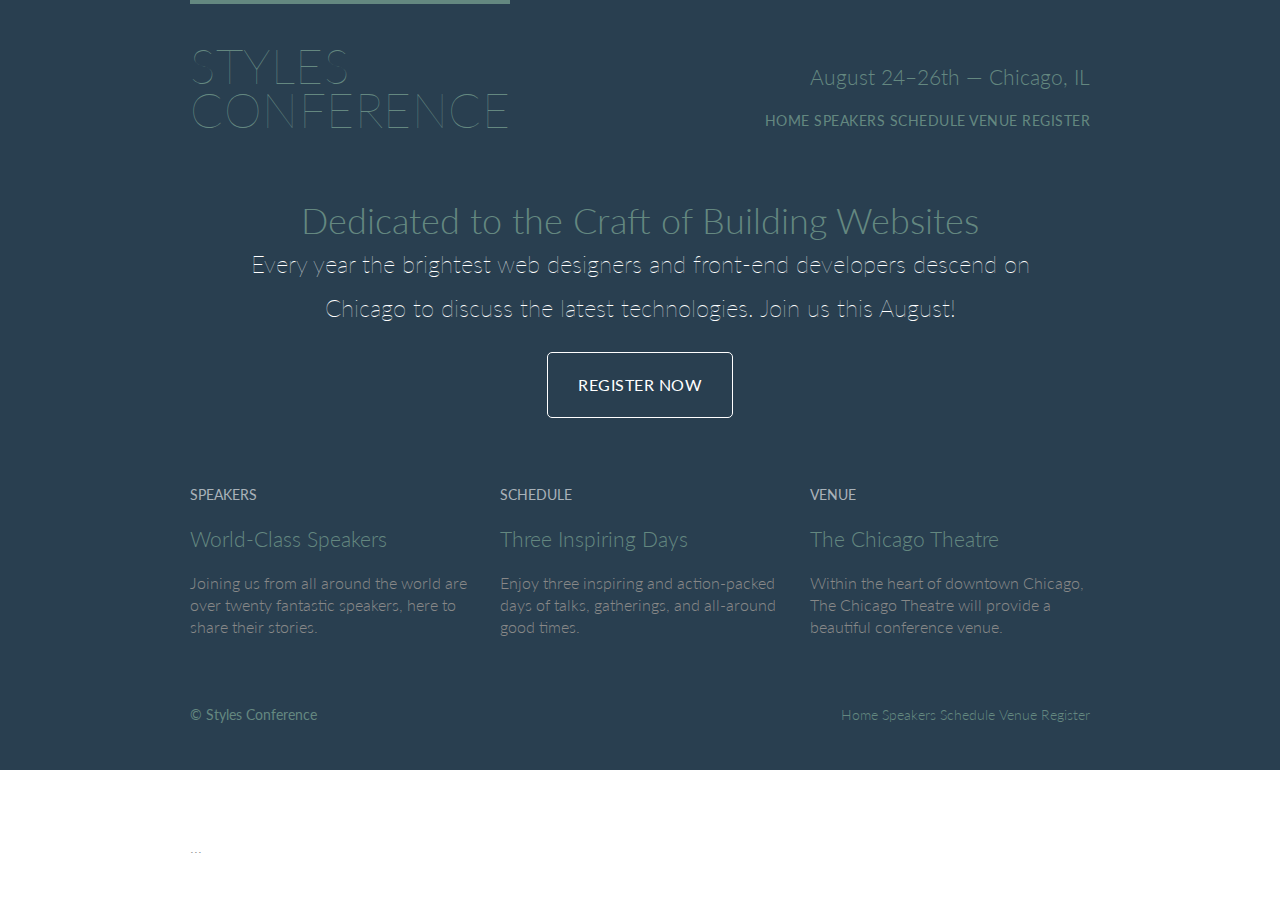
<file: index.html>
<!DOCTYPE html>
<html lang="en">

  <head>
    <meta charset="utf-8">
    <title>Styles Conference</title>
    <link rel="stylesheet" href="assets/stylesheets/main.css">
    <link rel="stylesheet" href="http://fonts.googleapis.com/css?family=Lato:100,300,400">
  </head>

  <body>

    <!-- Header -->

    <header class="container group">

      <h1 class="logo">
        <a href="index.html">Styles <br> Conference</a>
      </h1>

      <h3 class="tagline">August 24&ndash;26th &mdash; Chicago, IL</h3>

      <nav class="nav primary-nav">
        <a href="index.html">Home</a>
        <a href="speakers.html">Speakers</a>
        <a href="schedule.html">Schedule</a>
        <a href="venue.html">Venue</a>
        <a href="register.html">Register</a>
      </nav>

    </header>

    <!-- Hero -->

    <section class="hero container">

      <h2>Dedicated to the Craft of Building Websites</h2>

      <p>Every year the brightest web designers and front-end developers descend on Chicago to discuss the latest technologies. Join us this August!</p>

      <a class="btn btn-alt" href="register.html">Register Now</a>

    </section>

    <!-- Teasers -->

    <section class="grid">

      <!-- Speakers -->

      <section class="teaser col-1-3">
        <a href="speakers.html">
          <h5>Speakers</h5>
          <h3>World-Class Speakers</h3>
        </a>
        <p>Joining us from all around the world are over twenty fantastic speakers, here to share their stories.</p>
      </section><!--

      Schedule

      --><section class="teaser col-1-3">
        <a href="schedule.html">
          <h5>Schedule</h5>
          <h3>Three Inspiring Days</h3>
        </a>
        <p>Enjoy three inspiring and action-packed days of talks, gatherings, and all-around good times.</p>
      </section><!--

      Venue

      --><section class="teaser col-1-3">
        <a href="venue.html">
          <h5>Venue</h5>
          <h3>The Chicago Theatre</h3>
        </a>
        <p>Within the heart of downtown Chicago, The Chicago Theatre will provide a beautiful conference venue.</p>
      </section>

    </section>

    <!-- Footer -->

    <footer class="primary-footer container group">

      <small>&copy; Styles Conference</small>

      <nav class="nav">
        <a href="index.html">Home</a>
        <a href="speakers.html">Speakers</a>
        <a href="schedule.html">Schedule</a>
        <a href="venue.html">Venue</a>
        <a href="register.html">Register</a>
      </nav>

    </footer>

  </body>
</html>

<section class="row">
  <div class="grid">
    
    <!--Speakers-->

    <section class="teaser col-1-3">
      ...
    </section>

  </div> 
  </section>
</file>
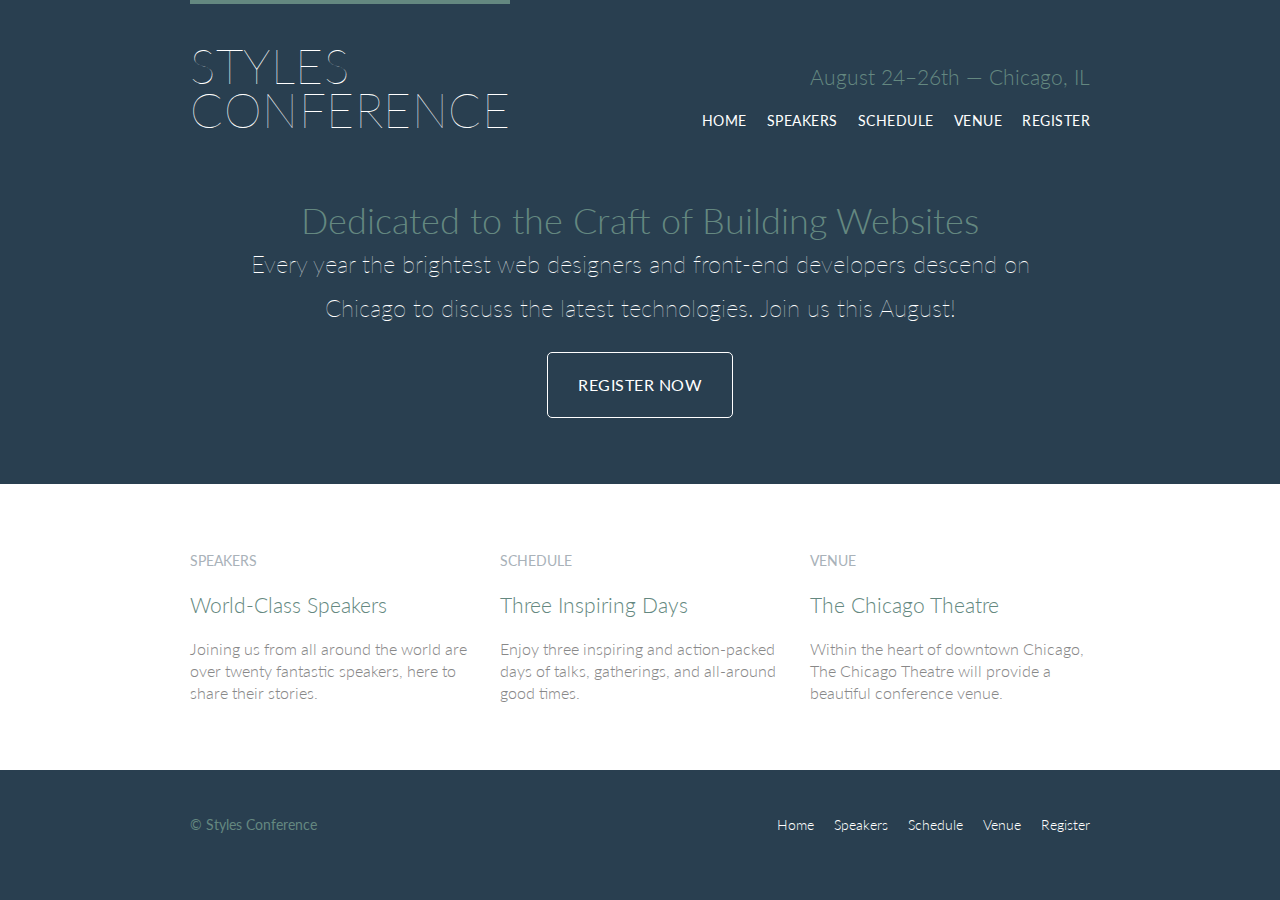
<file: creating-lists/index.html>
<!DOCTYPE html>
<html lang="en">

  <head>
    <meta charset="utf-8">
    <title>Styles Conference</title>
    <link rel="stylesheet" href="assets/stylesheets/main.css">
    <link rel="stylesheet" href="http://fonts.googleapis.com/css?family=Lato:100,300,400">
  </head>

  <body>

    <!-- Header -->

    <header class="primary-header container group">

      <h1 class="logo">
        <a href="index.html">Styles <br> Conference</a>
      </h1>

      <h3 class="tagline">August 24&ndash;26th &mdash; Chicago, IL</h3>

      <nav class="nav primary-nav">
        <ul>
          <li><a href="index.html">Home</a></li><!--
          --><li><a href="speakers.html">Speakers</a></li><!--
          --><li><a href="schedule.html">Schedule</a></li><!--
          --><li><a href="venue.html">Venue</a></li><!--
          --><li><a href="register.html">Register</a></li>
        </ul>
      </nav>

    </header>

    <!-- Hero -->

    <section class="hero container">

      <h2>Dedicated to the Craft of Building Websites</h2>

      <p>Every year the brightest web designers and front-end developers descend on Chicago to discuss the latest technologies. Join us this August!</p>

      <a class="btn btn-alt" href="register.html">Register Now</a>

    </section>

    <!-- Teasers -->

    <section class="row">
      <div class="grid">

        <!-- Speakers -->

        <section class="teaser col-1-3">
          <a href="speakers.html">
            <h5>Speakers</h5>
            <h3>World-Class Speakers</h3>
          </a>
          <p>Joining us from all around the world are over twenty fantastic speakers, here to share their stories.</p>
        </section><!--

        Schedule

        --><section class="teaser col-1-3">
          <a href="schedule.html">
            <h5>Schedule</h5>
            <h3>Three Inspiring Days</h3>
          </a>
          <p>Enjoy three inspiring and action-packed days of talks, gatherings, and all-around good times.</p>
        </section><!--

        Venue

        --><section class="teaser col-1-3">
          <a href="venue.html">
            <h5>Venue</h5>
            <h3>The Chicago Theatre</h3>
          </a>
          <p>Within the heart of downtown Chicago, The Chicago Theatre will provide a beautiful conference venue.</p>
        </section>

      </div>
    </section>

    <!-- Footer -->

    <footer class="primary-footer container group">

      <small>&copy; Styles Conference</small>

      <nav class="nav">
        <ul>
          <li><a href="index.html">Home</a></li><!--
          --><li><a href="speakers.html">Speakers</a></li><!--
          --><li><a href="schedule.html">Schedule</a></li><!--
          --><li><a href="venue.html">Venue</a></li><!--
          --><li><a href="register.html">Register</a></li>
        </ul>
      </nav>

    </footer>

  </body>
</html>
</file>
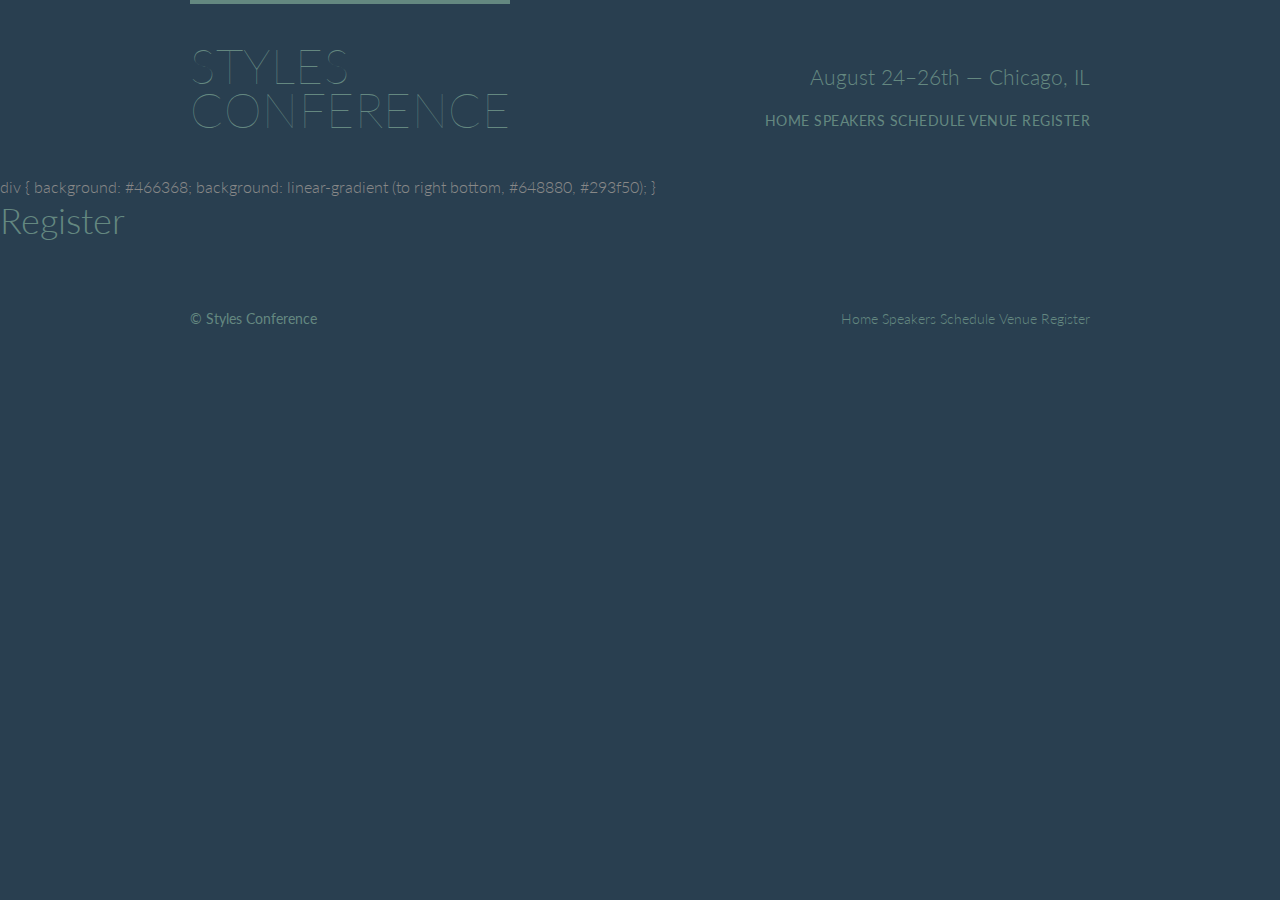
<file: register.html>
<!DOCTYPE html>
<html lang="en">

  <head>
    <meta charset="utf-8">
    <title>Register - Styles Conference</title>
    <link rel="stylesheet" href="assets/stylesheets/main.css">
    <link rel="stylesheet" href="http://fonts.googleapis.com/css?family=Lato:100,300,400">
  </head>

  <body>

    <!-- Header -->

    <header class="container group">

      <h1 class="logo">
        <a href="index.html">Styles <br> Conference</a>
      </h1>

      <h3 class="tagline">August 24&ndash;26th &mdash; Chicago, IL</h3>

      <nav class="nav primary-nav">
        <a href="index.html">Home</a>
        <a href="speakers.html">Speakers</a>
        <a href="schedule.html">Schedule</a>
        <a href="venue.html">Venue</a>
        <a href="register.html">Register</a>
      </nav>

    </header>

    <!-- Main content -->

    div { 
      background: #466368; 
      background: linear-gradient (to right bottom, #648880, #293f50); 
    }

      <h1>Register</h1>

    </section>

    <!-- Footer -->

    <footer class="primary-footer container group">

      <small>&copy; Styles Conference</small>

      <nav class="nav">
        <a href="index.html">Home</a>
        <a href="speakers.html">Speakers</a>
        <a href="schedule.html">Schedule</a>
        <a href="venue.html">Venue</a>
        <a href="register.html">Register</a>
      </nav>

    </footer>

  </body>
</html>
</file>
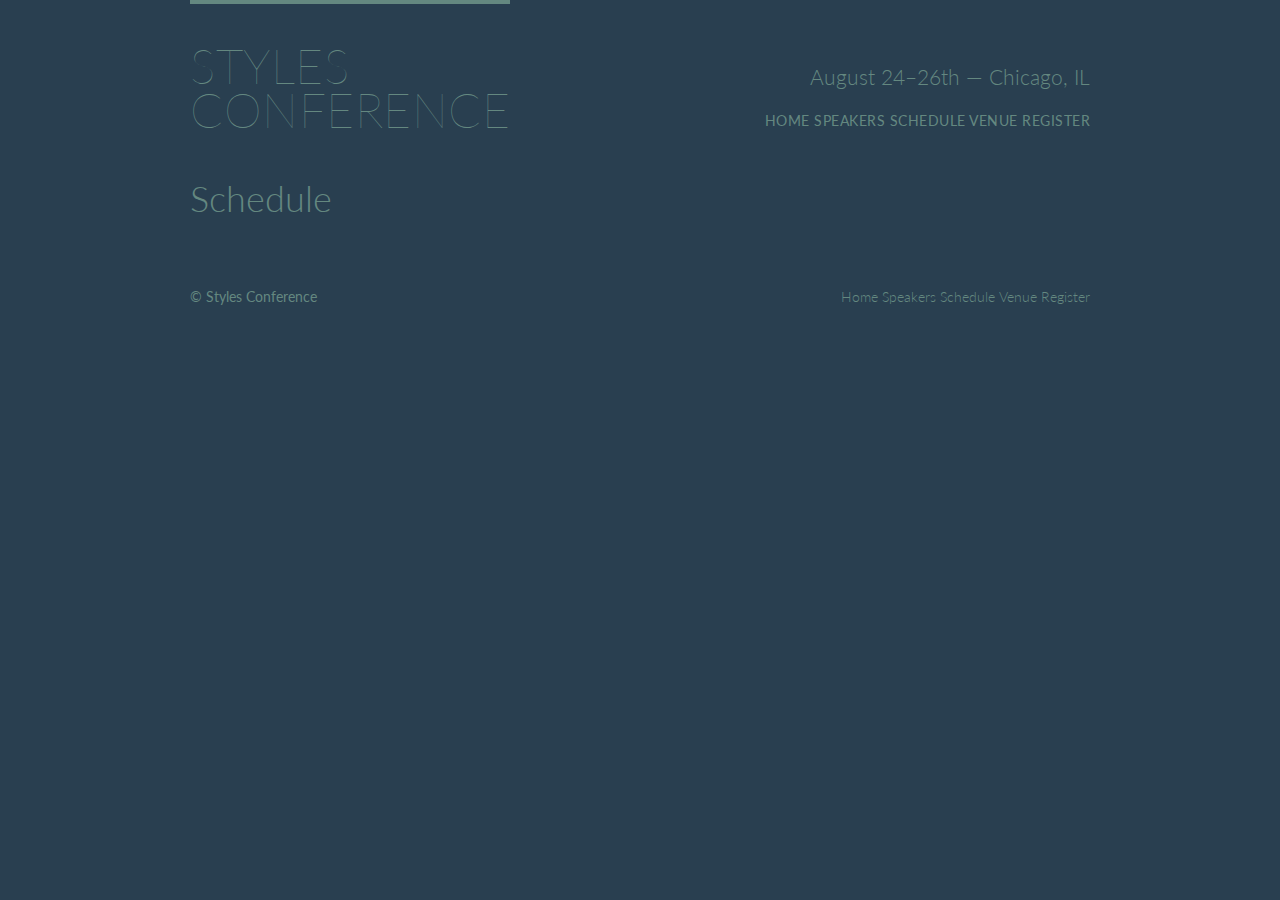
<file: schedule.html>
<!DOCTYPE html>
<html lang="en">

  <head>
    <meta charset="utf-8">
    <title>Schedule - Styles Conference</title>
    <link rel="stylesheet" href="assets/stylesheets/main.css">
    <link rel="stylesheet" href="http://fonts.googleapis.com/css?family=Lato:100,300,400">
  </head>

  <body>

    <!-- Header -->

    <header class="container group">

      <h1 class="logo">
        <a href="index.html">Styles <br> Conference</a>
      </h1>

      <h3 class="tagline">August 24&ndash;26th &mdash; Chicago, IL</h3>

      <nav class="nav primary-nav">
        <a href="index.html">Home</a>
        <a href="speakers.html">Speakers</a>
        <a href="schedule.html">Schedule</a>
        <a href="venue.html">Venue</a>
        <a href="register.html">Register</a>
      </nav>

    </header>

    <!-- Main content -->

    <section class="container">

      <h1>Schedule</h1>

    </section>

    <!-- Footer -->

    <footer class="primary-footer container group">

      <small>&copy; Styles Conference</small>

      <nav class="nav">
        <a href="index.html">Home</a>
        <a href="speakers.html">Speakers</a>
        <a href="schedule.html">Schedule</a>
        <a href="venue.html">Venue</a>
        <a href="register.html">Register</a>
      </nav>

    </footer>

  </body>
</html>
</file>
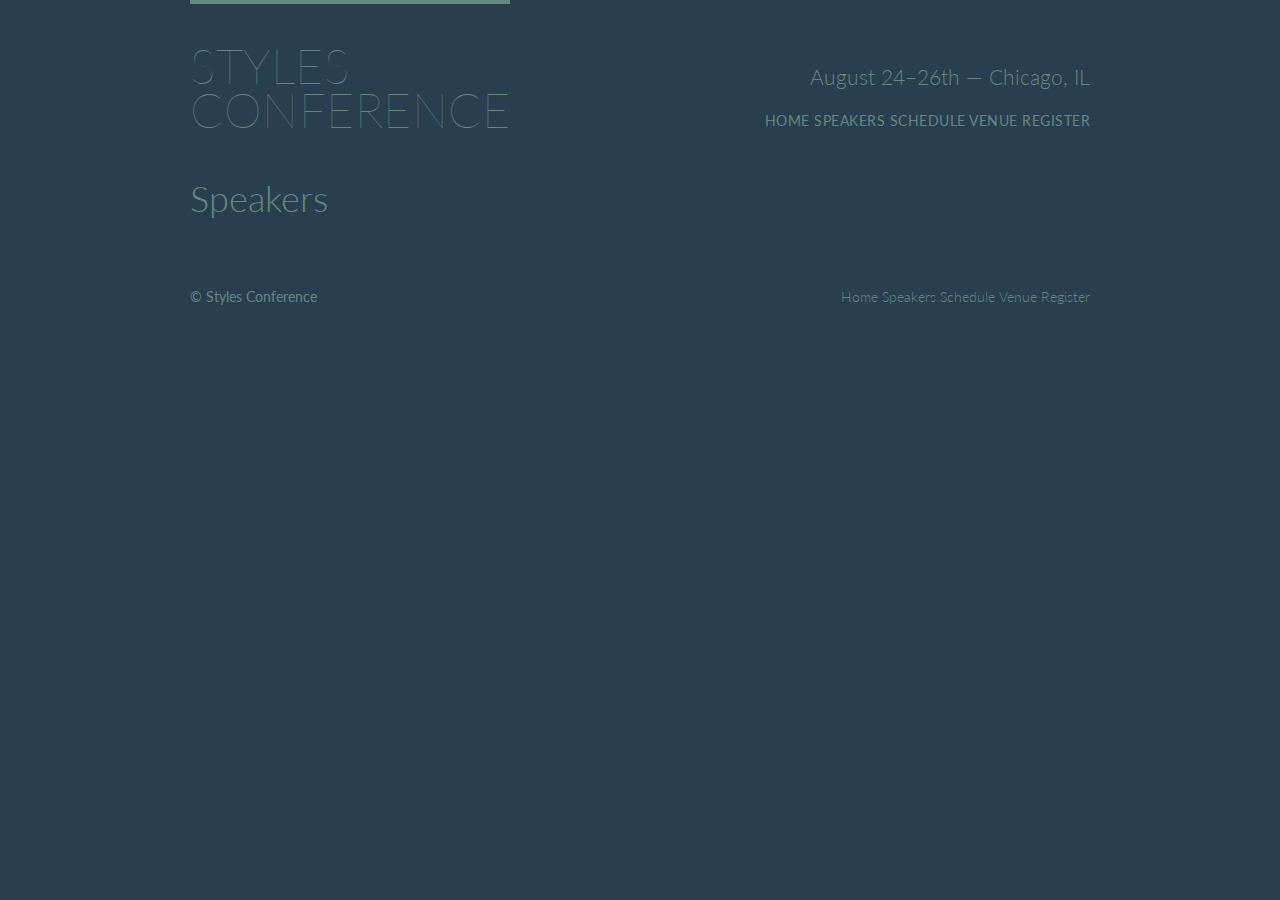
<file: speakers.html>
<!DOCTYPE html>
<html lang="en">

  <head>
    <meta charset="utf-8">
    <title>Speakers - Styles Conference</title>
    <link rel="stylesheet" href="assets/stylesheets/main.css">
    <link rel="stylesheet" href="http://fonts.googleapis.com/css?family=Lato:100,300,400">
  </head>

  <body>

    <!-- Header -->

    <header class="container group">

      <h1 class="logo">
        <a href="index.html">Styles <br> Conference</a>
      </h1>

      <h3 class="tagline">August 24&ndash;26th &mdash; Chicago, IL</h3>

      <nav class="nav primary-nav">
        <a href="index.html">Home</a>
        <a href="speakers.html">Speakers</a>
        <a href="schedule.html">Schedule</a>
        <a href="venue.html">Venue</a>
        <a href="register.html">Register</a>
      </nav>

    </header>

    <!-- Main content -->

    <section class="container">

      <h1>Speakers</h1>

    </section>

    <!-- Footer -->

    <footer class="primary-footer container group">

      <small>&copy; Styles Conference</small>

      <nav class="nav">
        <a href="index.html">Home</a>
        <a href="speakers.html">Speakers</a>
        <a href="schedule.html">Schedule</a>
        <a href="venue.html">Venue</a>
        <a href="register.html">Register</a>
      </nav>

    </footer>

  </body>
</html>
</file>
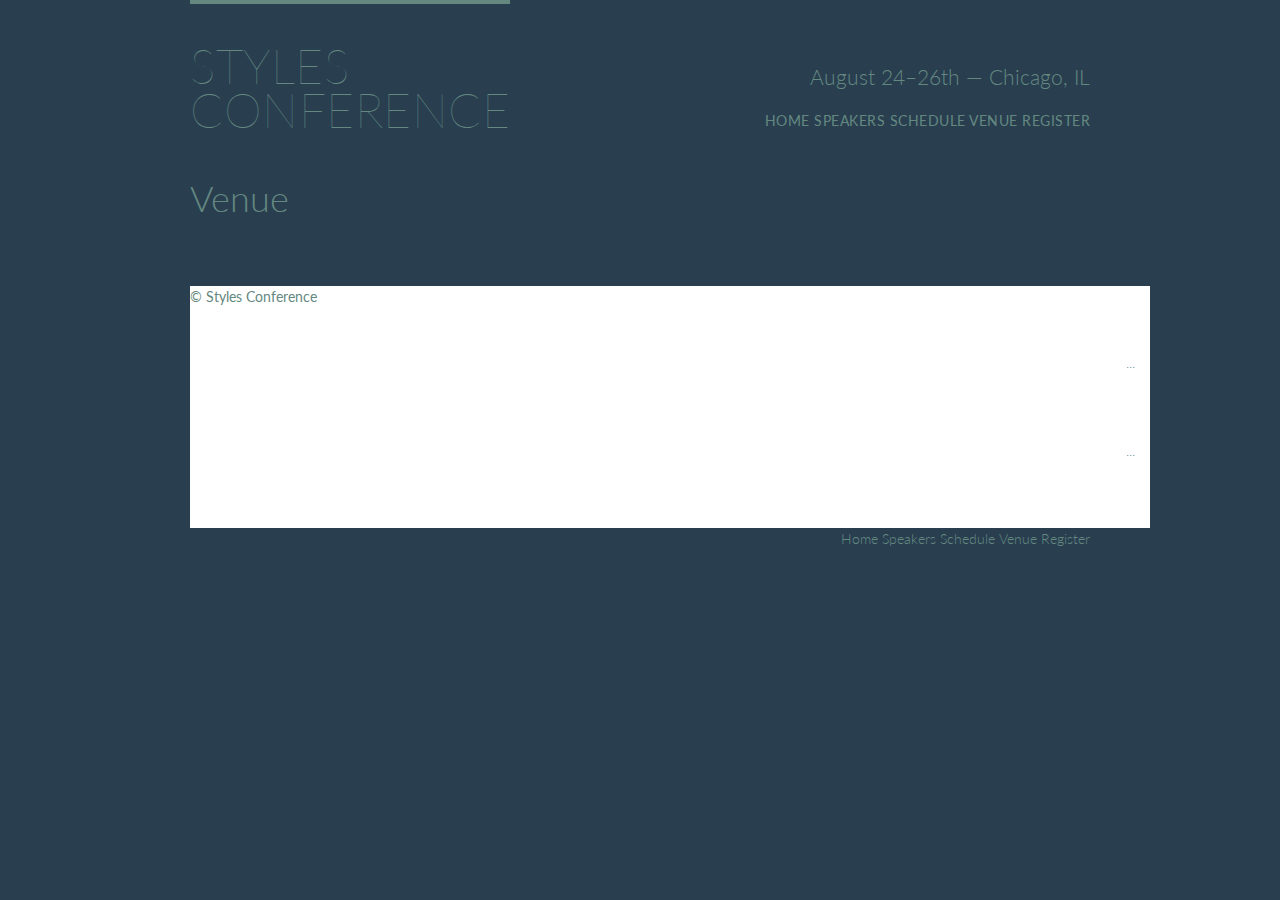
<file: venue.html>
<!DOCTYPE html>
<html lang="en">

  <head>
    <meta charset="utf-8">
    <title>Venue - Styles Conference</title>
    <link rel="stylesheet" href="assets/stylesheets/main.css">
    <link rel="stylesheet" href="http://fonts.googleapis.com/css?family=Lato:100,300,400">
  </head>

  <body>

    <!-- Header -->

    <header class="container group">

      <h1 class="logo">
        <a href="index.html">Styles <br> Conference</a>
      </h1>

      <h3 class="tagline">August 24&ndash;26th &mdash; Chicago, IL</h3>

      <nav class="nav primary-nav">
        <a href="index.html">Home</a>
        <a href="speakers.html">Speakers</a>
        <a href="schedule.html">Schedule</a>
        <a href="venue.html">Venue</a>
        <a href="register.html">Register</a>
      </nav>

    </header>

    <!-- Main content -->

    <section class="container">

      <h1>Venue</h1>

    </section>

    <!-- Footer -->

    <footer class="primary-footer container group">

      <small>&copy; Styles Conference</small>

      <nav class="nav"><section class="row">
        <div class="grid">
      
          <section class="venue-theatre">
            ...
          </section>
      
          <section class="venue-hotel">
            ...
          </section>
      
        </div>
      </section>
        <a href="index.html">Home</a>
        <a href="speakers.html">Speakers</a>
        <a href="schedule.html">Schedule</a>
        <a href="venue.html">Venue</a>
        <a href="register.html">Register</a>
      </nav>

    </footer>

  </body>
</html>
</file>
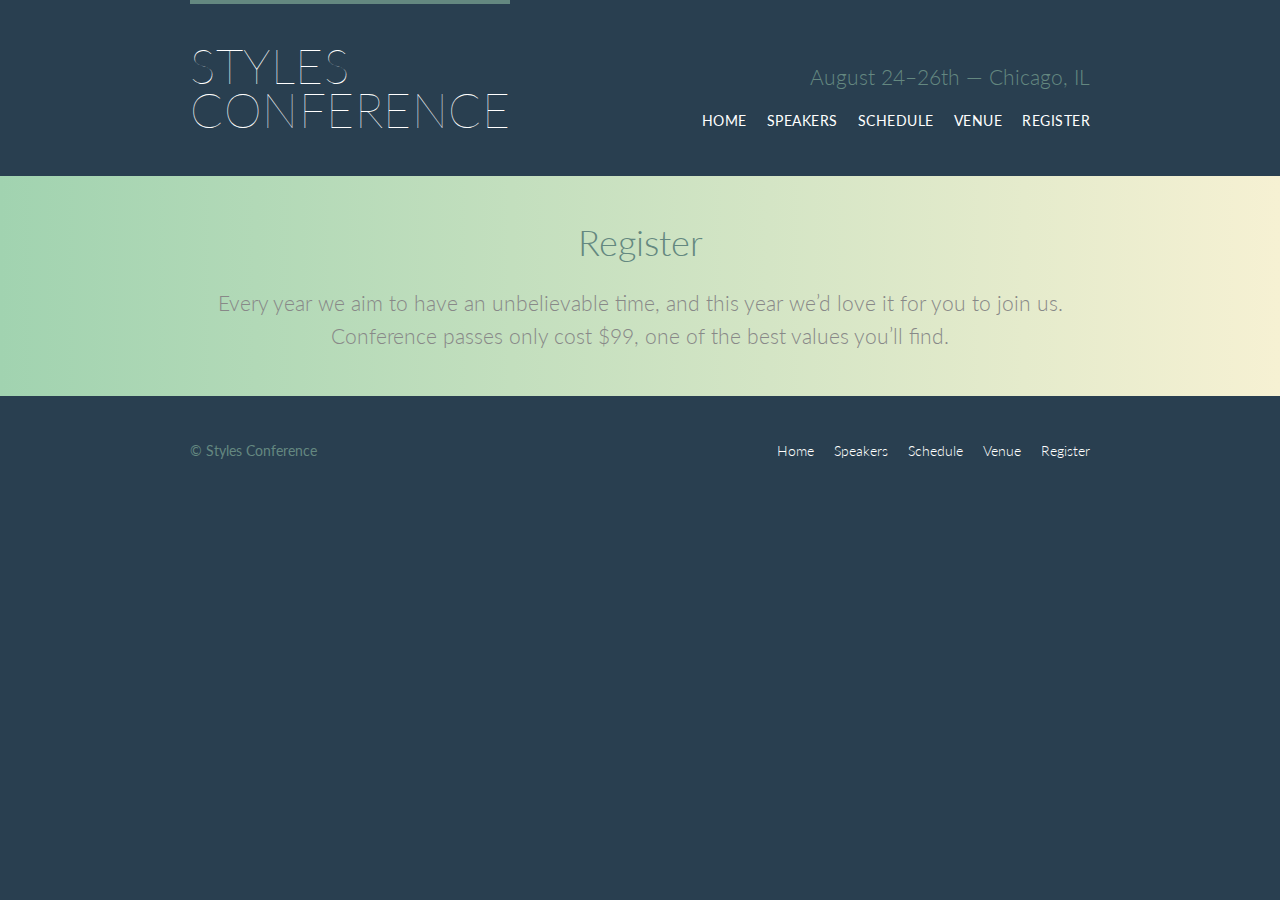
<file: creating-lists/register.html>
<!DOCTYPE html>
<html lang="en">

  <head>
    <meta charset="utf-8">
    <title>Register - Styles Conference</title>
    <link rel="stylesheet" href="assets/stylesheets/main.css">
    <link rel="stylesheet" href="http://fonts.googleapis.com/css?family=Lato:100,300,400">
  </head>

  <body>

    <!-- Header -->

    <header class="primary-header container group">

      <h1 class="logo">
        <a href="index.html">Styles <br> Conference</a>
      </h1>

      <h3 class="tagline">August 24&ndash;26th &mdash; Chicago, IL</h3>

      <nav class="nav primary-nav">
        <ul>
          <li><a href="index.html">Home</a></li><!--
          --><li><a href="speakers.html">Speakers</a></li><!--
          --><li><a href="schedule.html">Schedule</a></li><!--
          --><li><a href="venue.html">Venue</a></li><!--
          --><li><a href="register.html">Register</a></li>
        </ul>
      </nav>

    </header>

    <!-- Lead -->

    <section class="row-alt">
      <div class="lead container">

        <h1>Register</h1>

        <p>Every year we aim to have an unbelievable time, and this year we&#8217;d love it for you to join us. Conference passes only cost $99, one of the best values you&#8217;ll find.</p>

      </div>
    </section>

    <!-- Footer -->

    <footer class="primary-footer container group">

      <small>&copy; Styles Conference</small>

      <nav class="nav">
        <ul>
          <li><a href="index.html">Home</a></li><!--
          --><li><a href="speakers.html">Speakers</a></li><!--
          --><li><a href="schedule.html">Schedule</a></li><!--
          --><li><a href="venue.html">Venue</a></li><!--
          --><li><a href="register.html">Register</a></li>
        </ul>
      </nav>

    </footer>

  </body>
</html>
</file>
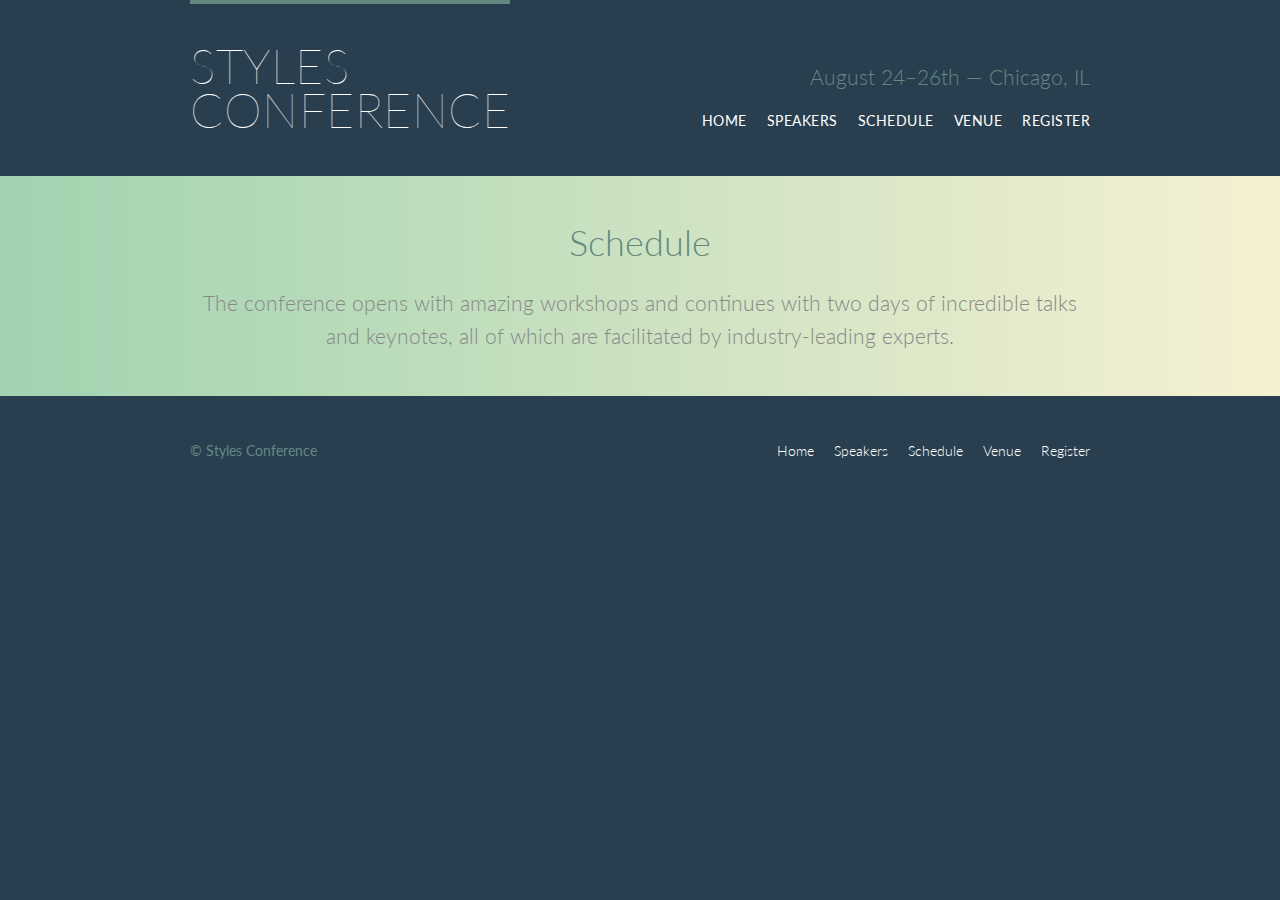
<file: creating-lists/schedule.html>
<!DOCTYPE html>
<html lang="en">

  <head>
    <meta charset="utf-8">
    <title>Schedule - Styles Conference</title>
    <link rel="stylesheet" href="assets/stylesheets/main.css">
    <link rel="stylesheet" href="http://fonts.googleapis.com/css?family=Lato:100,300,400">
  </head>

  <body>

    <!-- Header -->

    <header class="primary-header container group">

      <h1 class="logo">
        <a href="index.html">Styles <br> Conference</a>
      </h1>

      <h3 class="tagline">August 24&ndash;26th &mdash; Chicago, IL</h3>

      <nav class="nav primary-nav">
        <ul>
          <li><a href="index.html">Home</a></li><!--
          --><li><a href="speakers.html">Speakers</a></li><!--
          --><li><a href="schedule.html">Schedule</a></li><!--
          --><li><a href="venue.html">Venue</a></li><!--
          --><li><a href="register.html">Register</a></li>
        </ul>
      </nav>

    </header>

    <!-- Lead -->

    <section class="row-alt">
      <div class="lead container">

        <h1>Schedule</h1>

        <p>The conference opens with amazing workshops and continues with two days of incredible talks and keynotes, all of which are facilitated by industry-leading experts.</p>

      </div>
    </section>

    <!-- Footer -->

    <footer class="primary-footer container group">

      <small>&copy; Styles Conference</small>

      <nav class="nav">
        <ul>
          <li><a href="index.html">Home</a></li><!--
          --><li><a href="speakers.html">Speakers</a></li><!--
          --><li><a href="schedule.html">Schedule</a></li><!--
          --><li><a href="venue.html">Venue</a></li><!--
          --><li><a href="register.html">Register</a></li>
        </ul>
      </nav>

    </footer>

  </body>
</html>
</file>
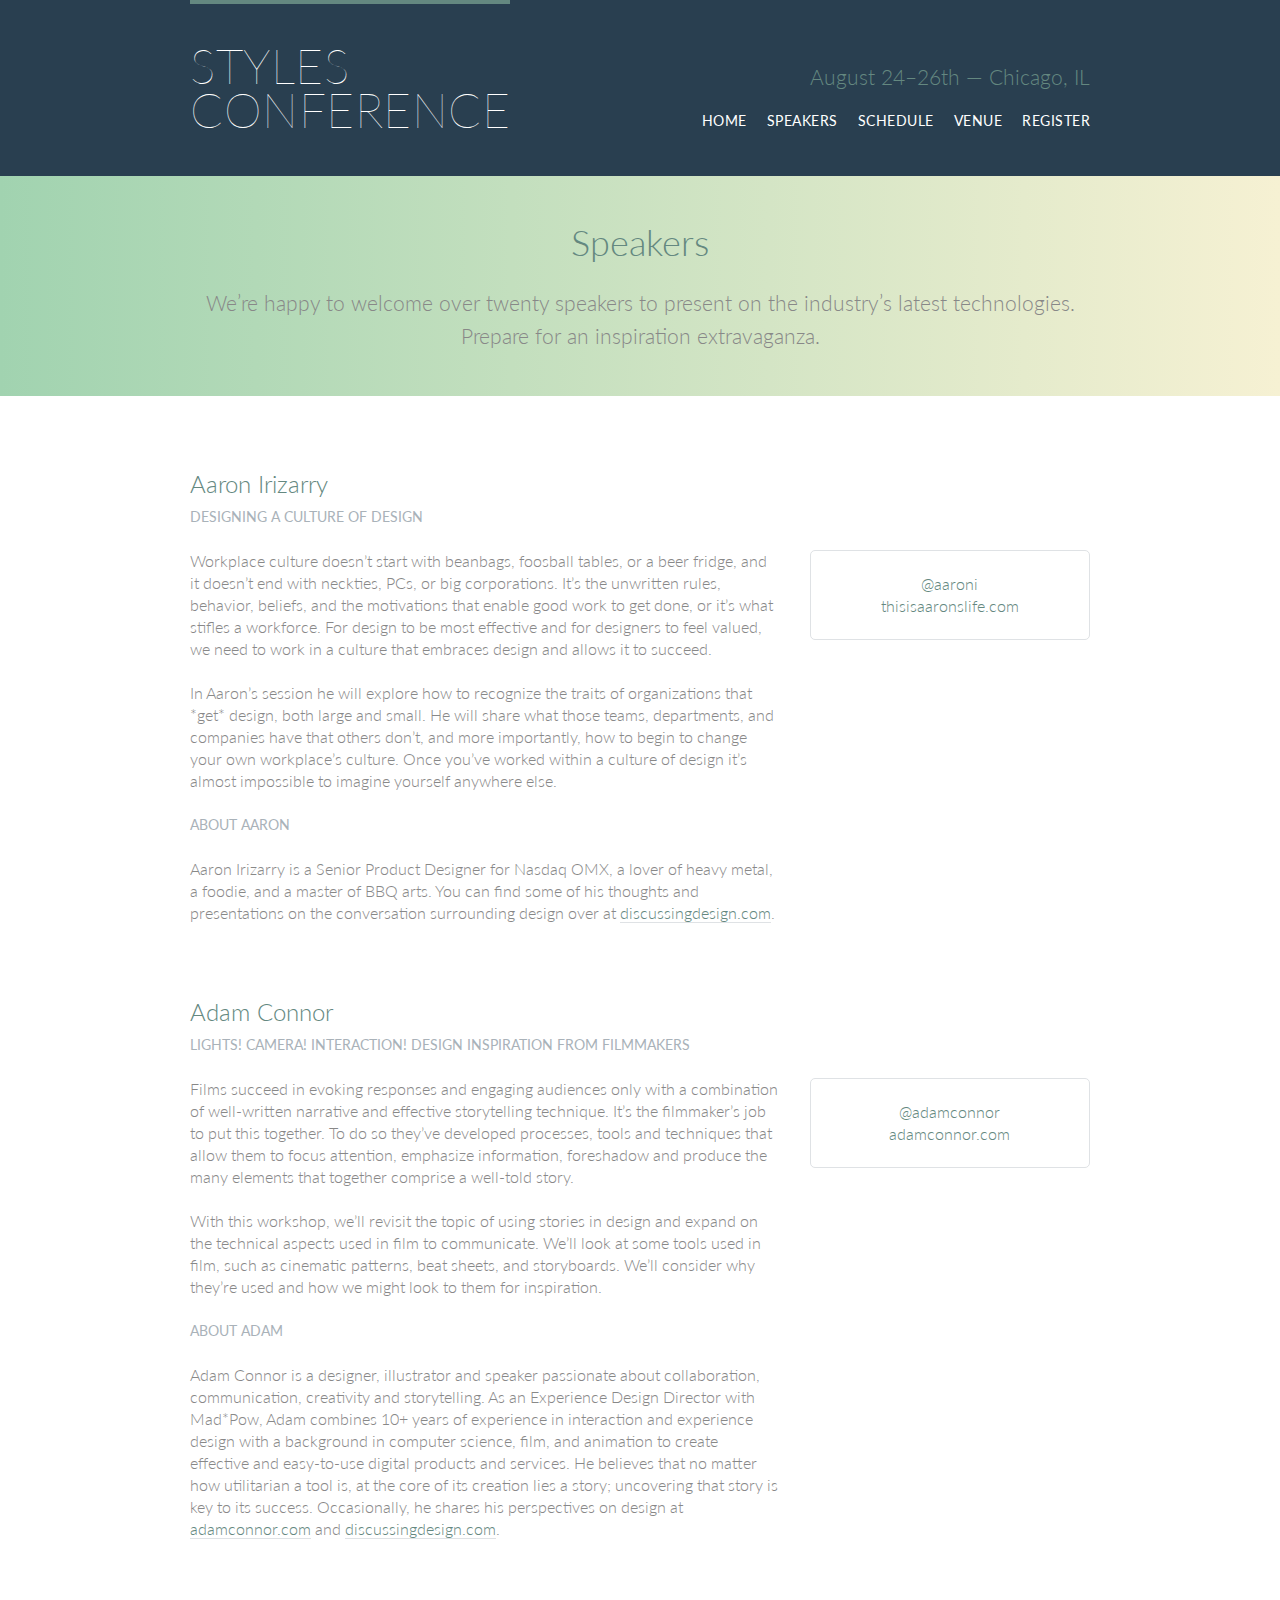
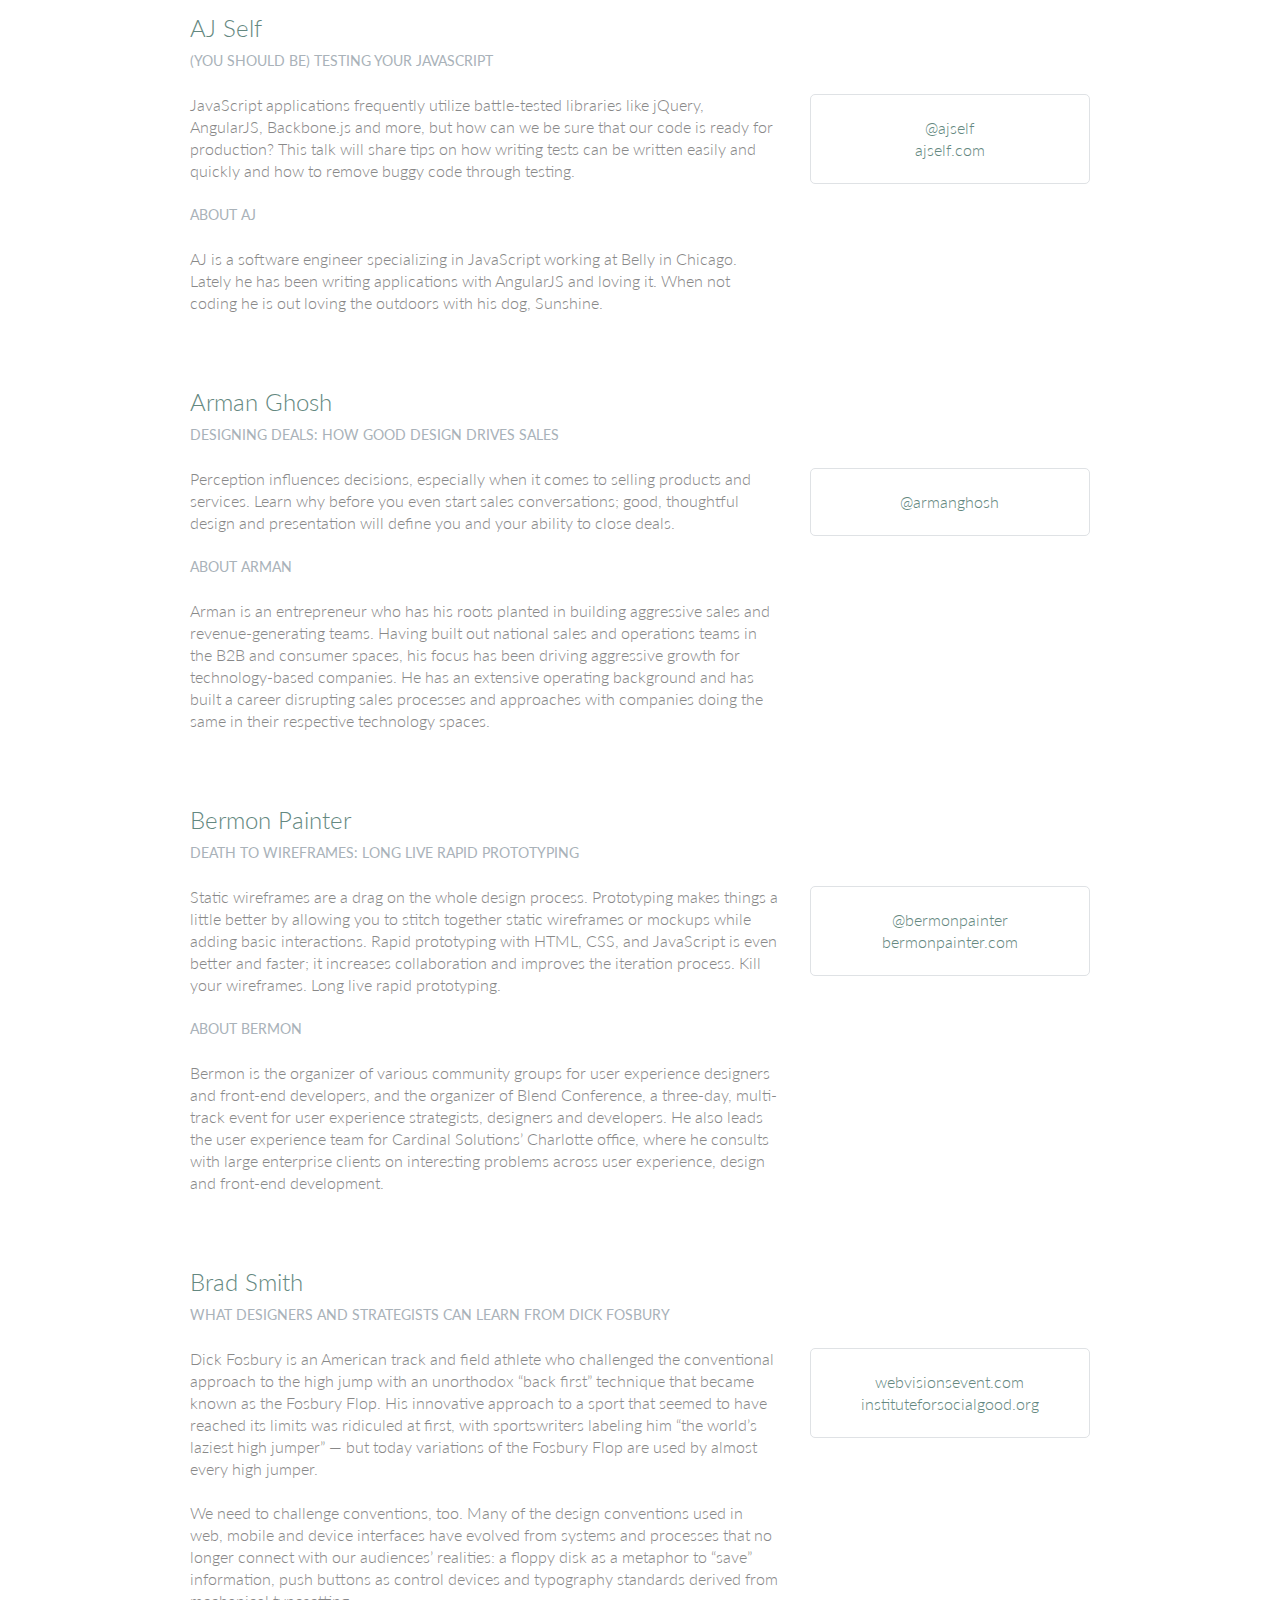
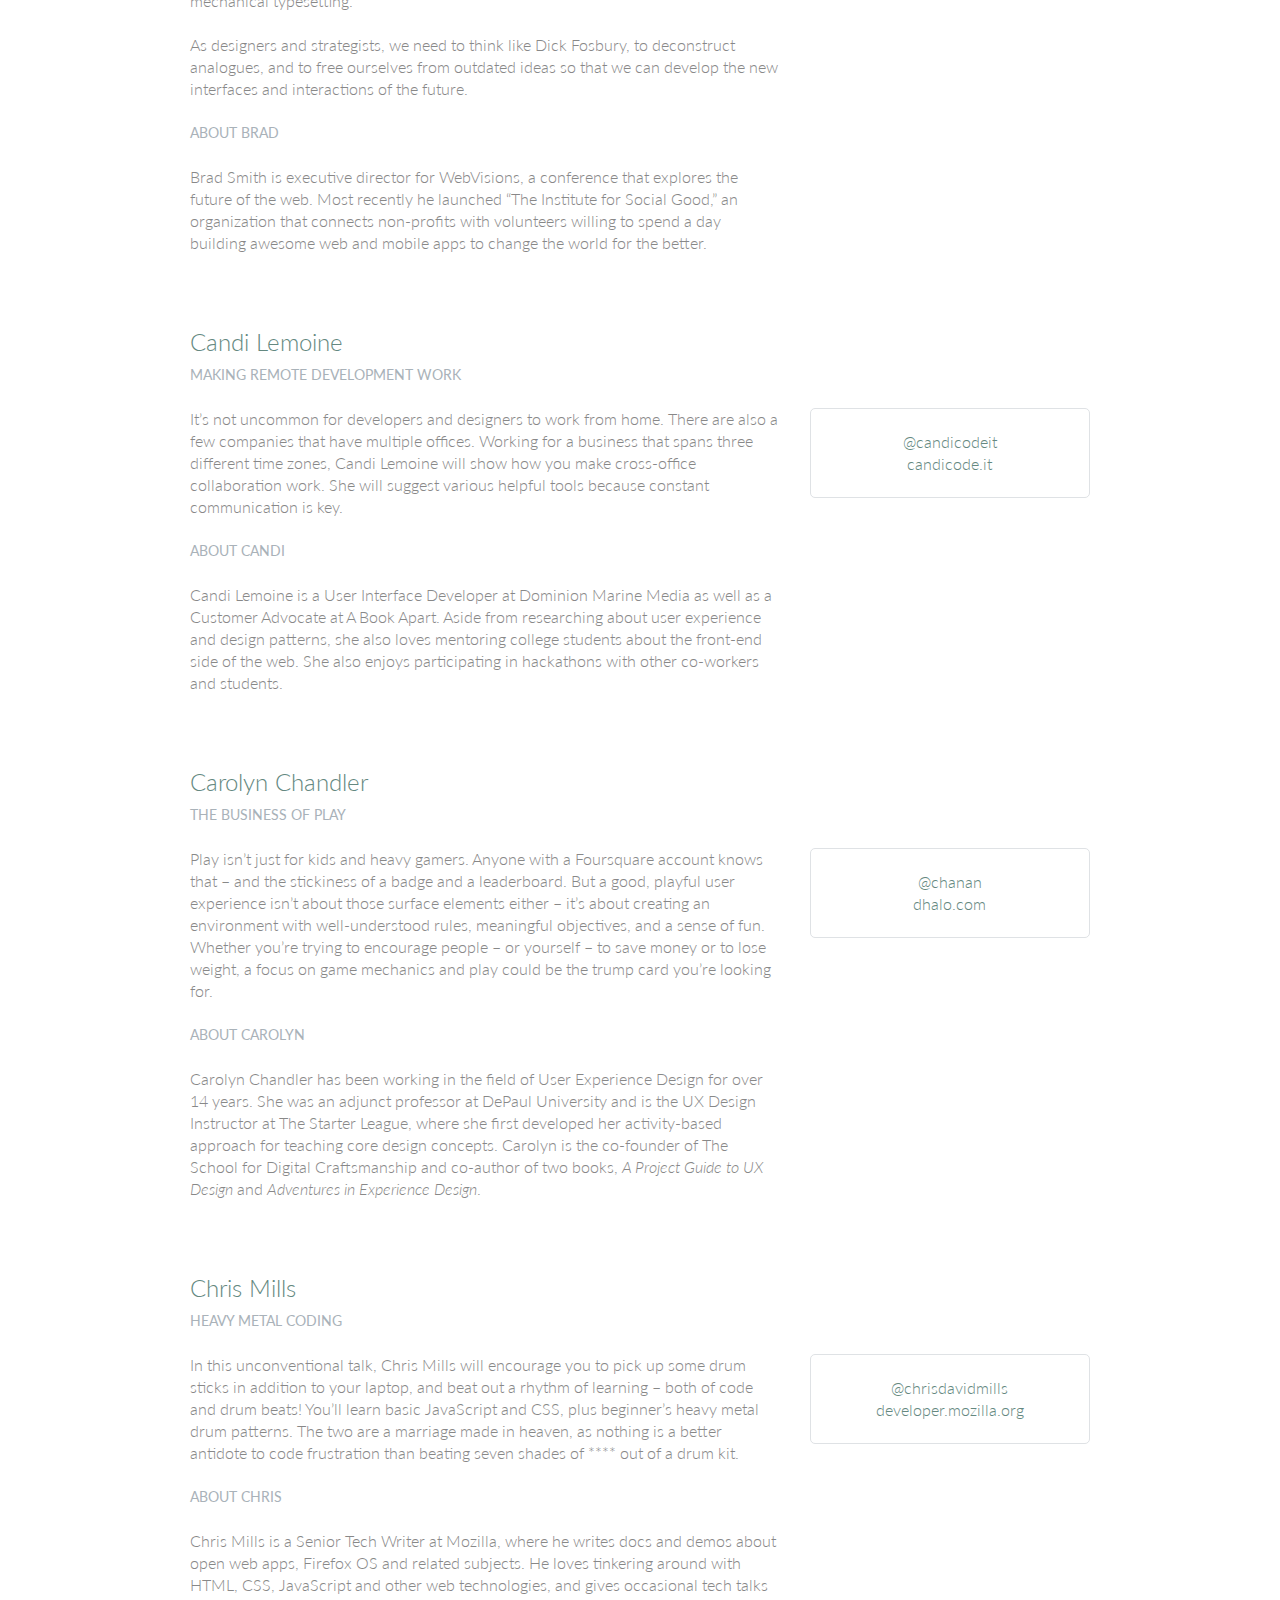
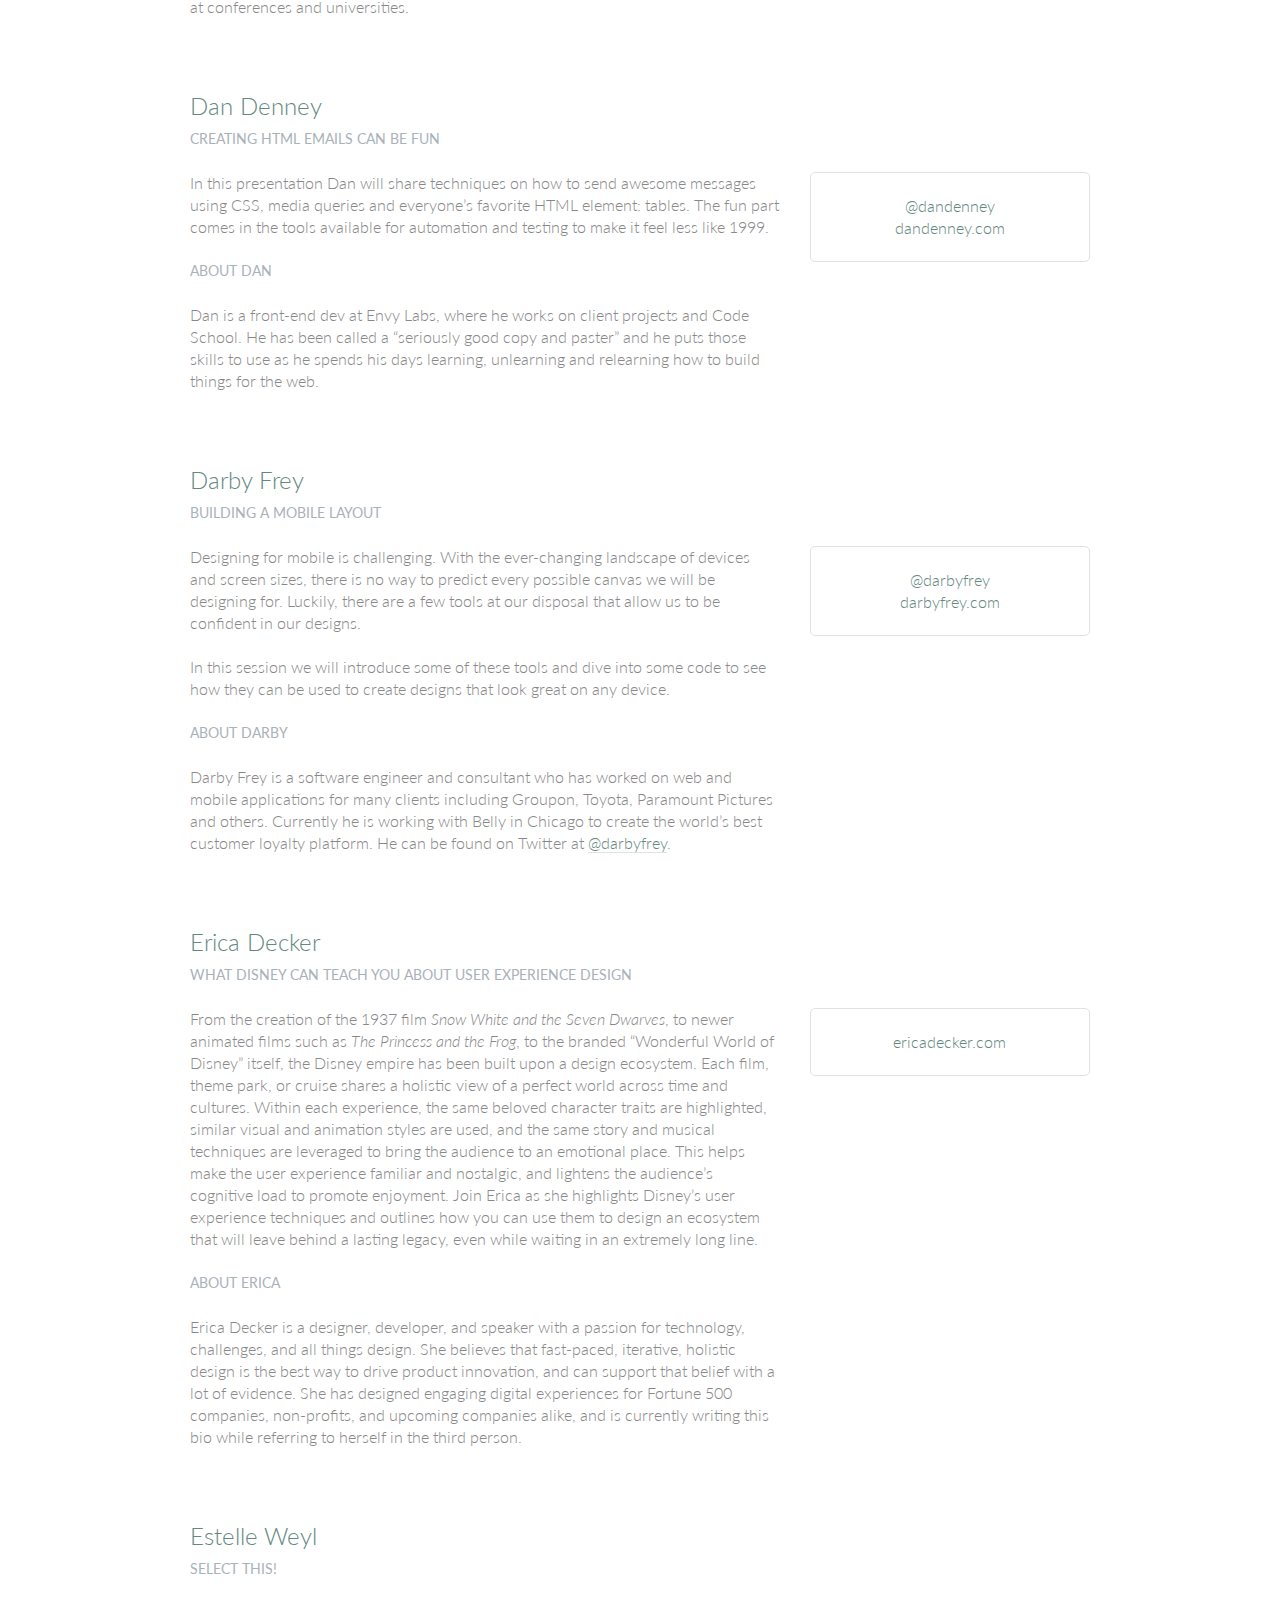
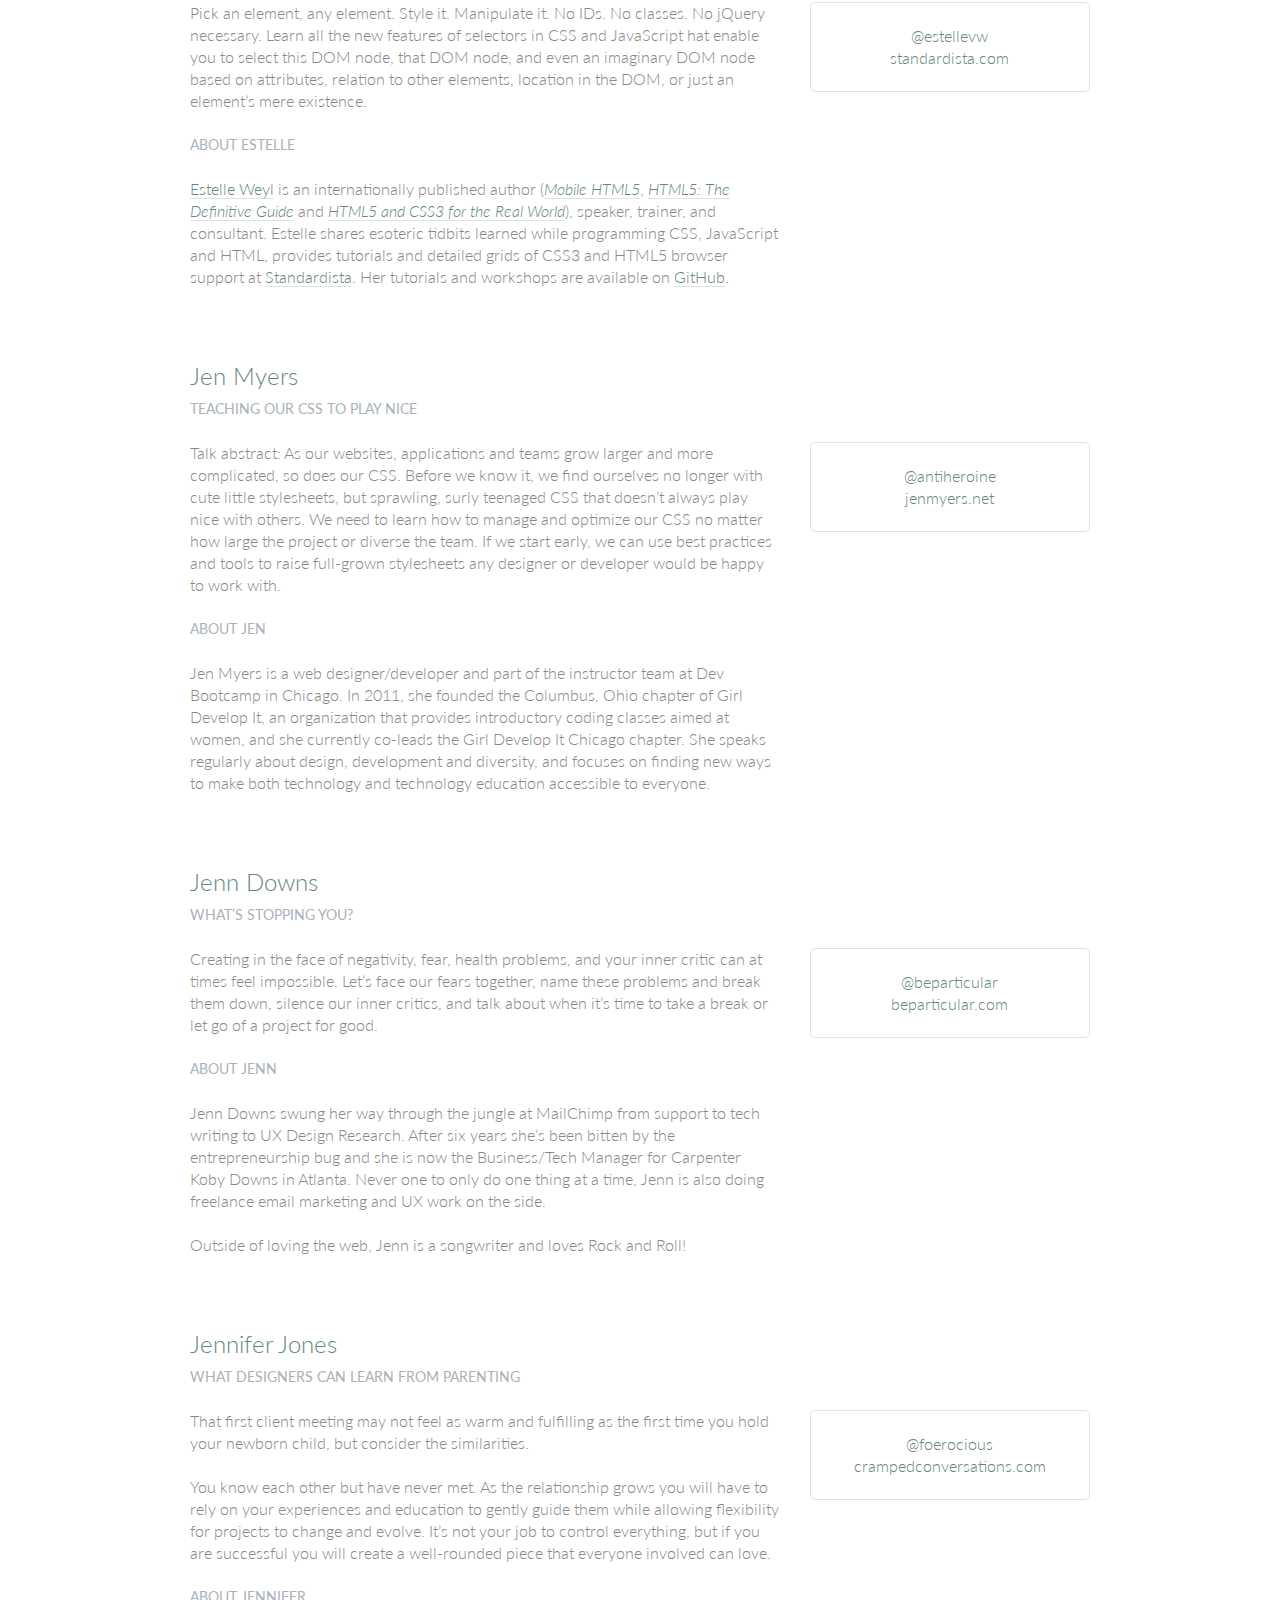
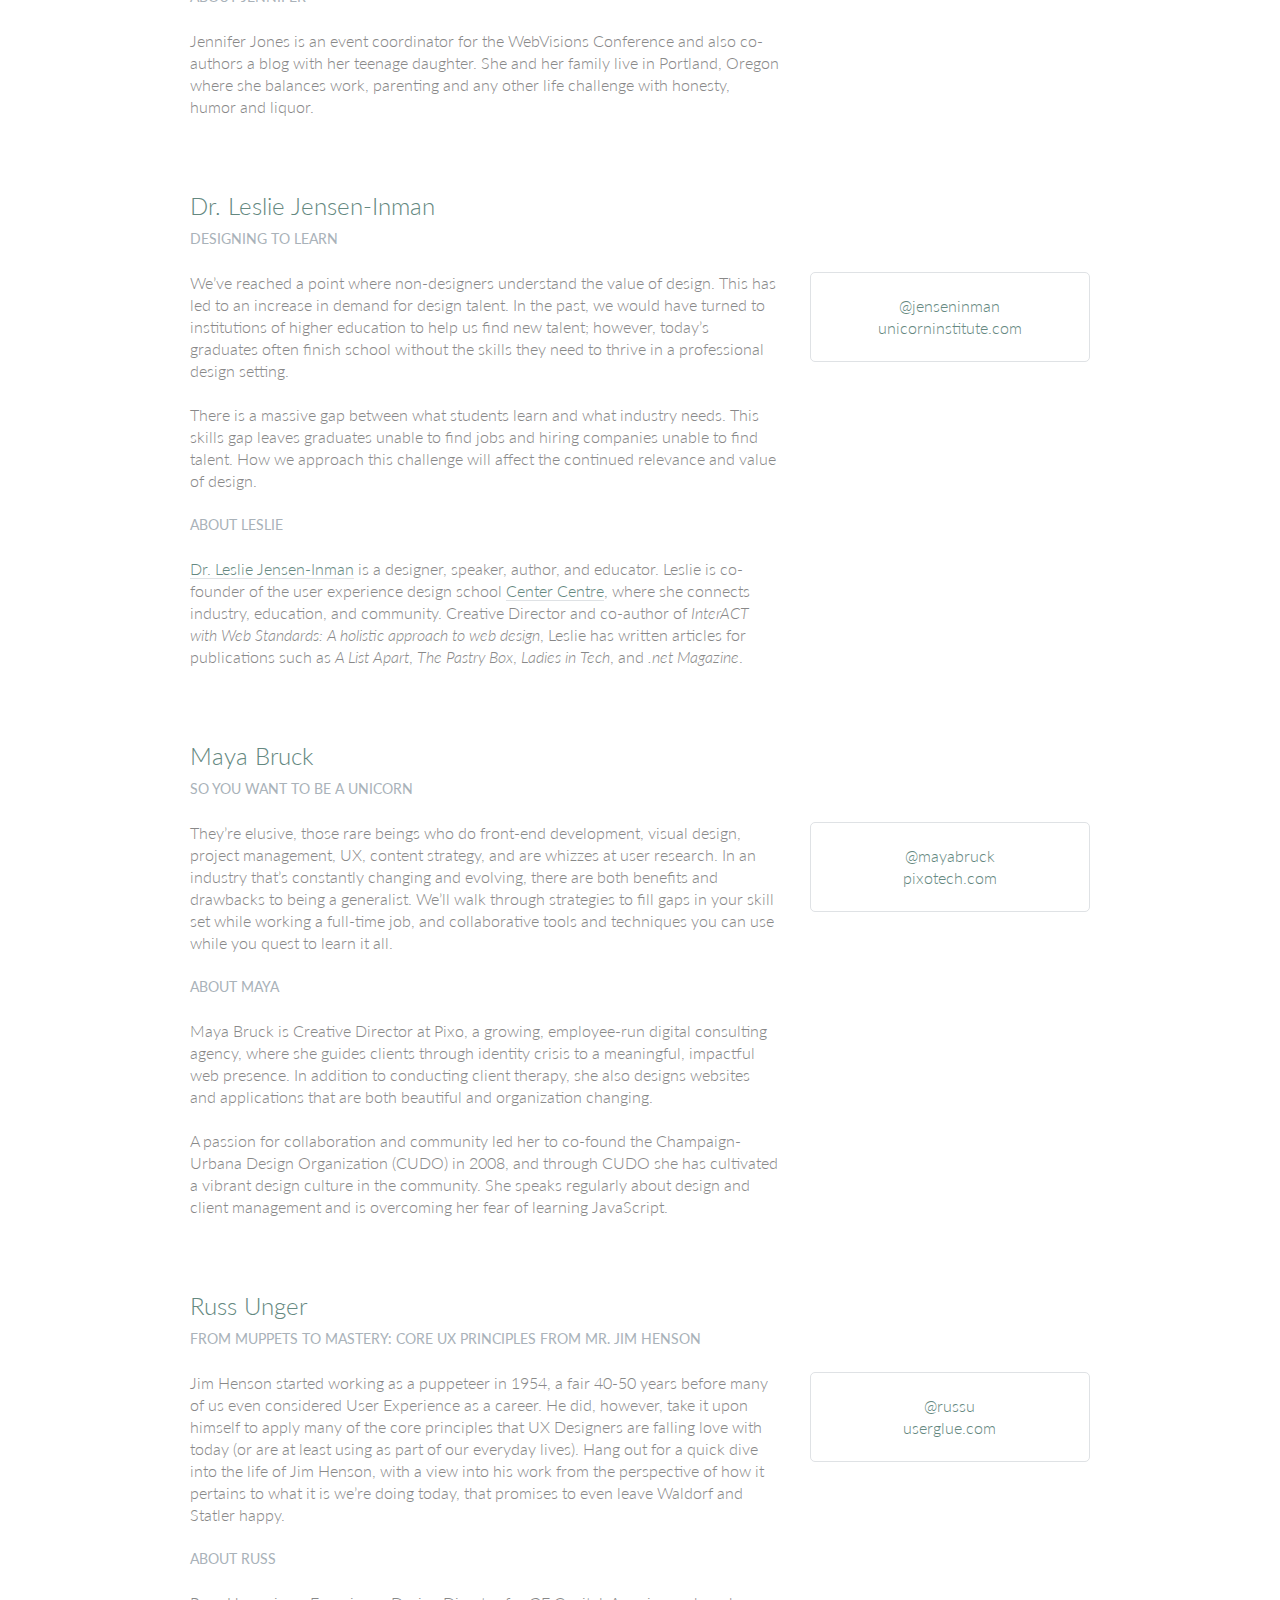
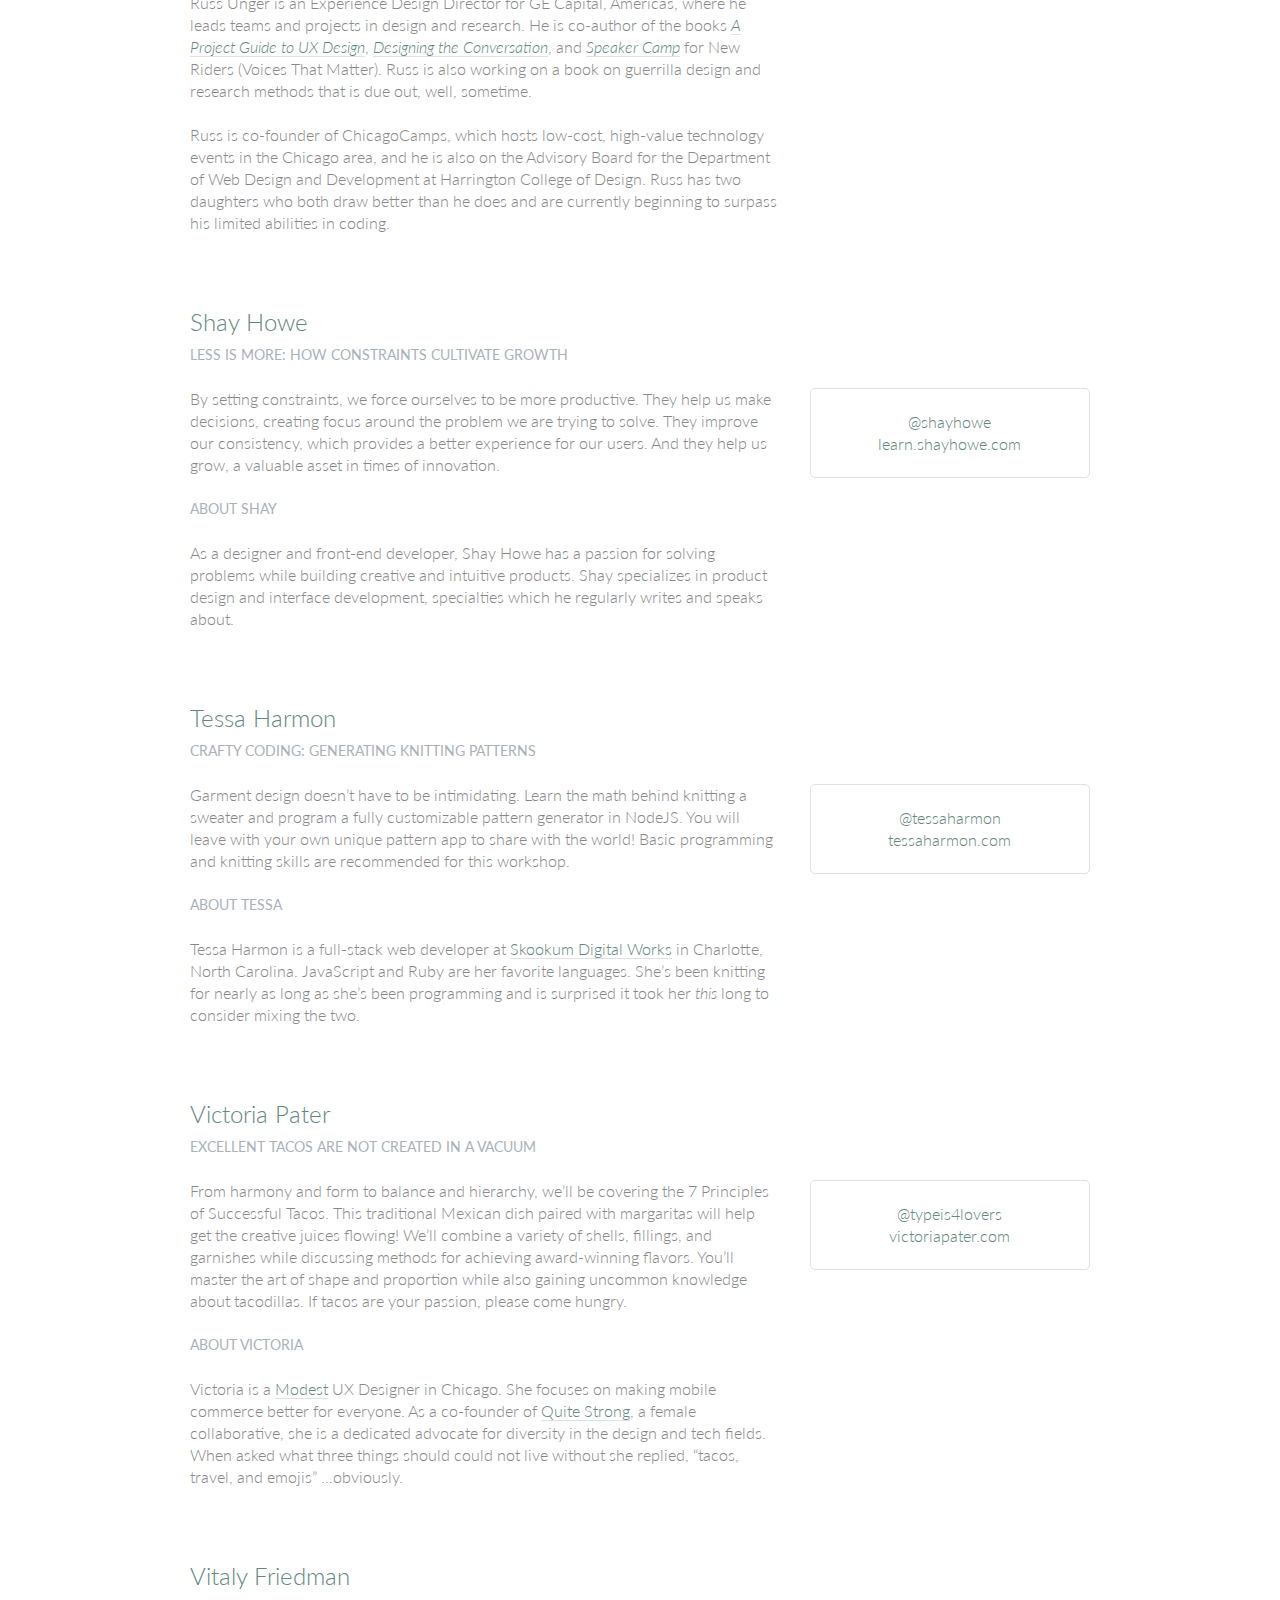
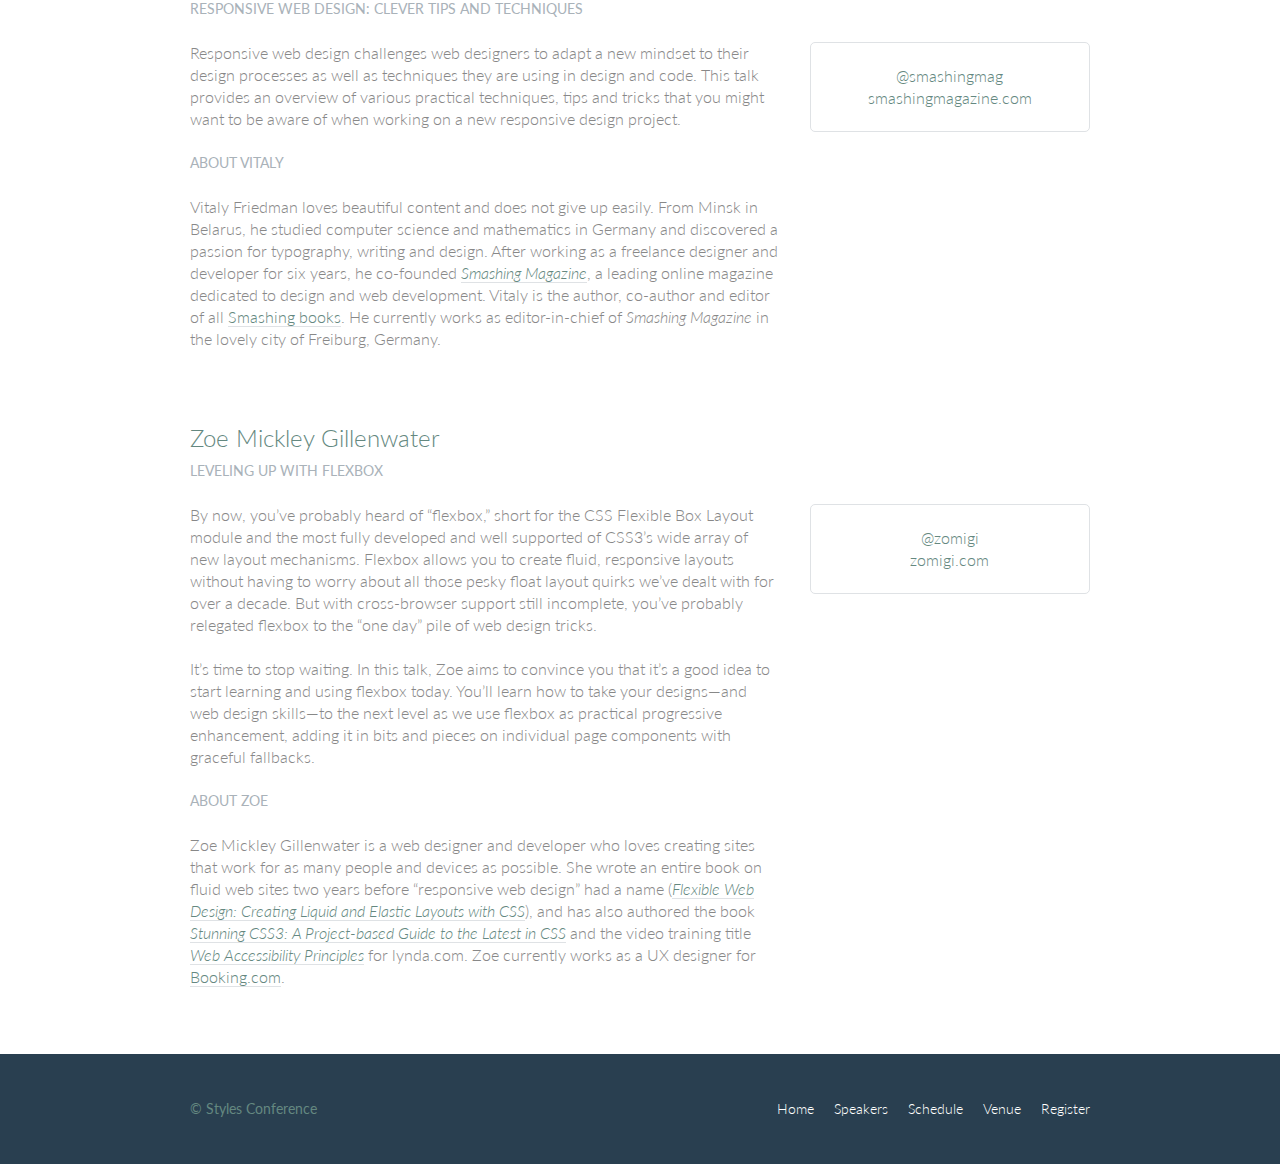
<file: creating-lists/speakers.html>
<!DOCTYPE html>
<html lang="en">

  <head>
    <meta charset="utf-8">
    <title>Speakers - Styles Conference</title>
    <link rel="stylesheet" href="assets/stylesheets/main.css">
    <link rel="stylesheet" href="http://fonts.googleapis.com/css?family=Lato:100,300,400">
  </head>

  <body>

    <!-- Header -->

    <header class="primary-header container group">

      <h1 class="logo">
        <a href="index.html">Styles <br> Conference</a>
      </h1>

      <h3 class="tagline">August 24&ndash;26th &mdash; Chicago, IL</h3>

      <nav class="nav primary-nav">
        <ul>
          <li><a href="index.html">Home</a></li><!--
          --><li><a href="speakers.html">Speakers</a></li><!--
          --><li><a href="schedule.html">Schedule</a></li><!--
          --><li><a href="venue.html">Venue</a></li><!--
          --><li><a href="register.html">Register</a></li>
        </ul>
      </nav>

    </header>

    <!-- Lead -->

    <section class="row-alt">
      <div class="lead container">

        <h1>Speakers</h1>

        <p>We&#8217;re happy to welcome over twenty speakers to present on the industry&#8217;s latest technologies. Prepare for an inspiration extravaganza.</p>

      </div>
    </section>

    <!-- Main content -->

    <section class="row">
      <div class="grid">

        <!-- Aaron Irizarry -->

        <section class="speaker" id="aaron-irizarry">

          <div class="col-2-3">

            <h2>Aaron Irizarry</h2>
            <h5>Designing a Culture of Design</h5>

            <p>Workplace culture doesn&#8217;t start with beanbags, foosball tables, or a beer fridge, and it doesn&#8217;t end with neckties, PCs, or big corporations. It&#8217;s the unwritten rules, behavior, beliefs, and the motivations that enable good work to get done, or it&#8217;s what stifles a workforce. For design to be most effective and for designers to feel valued, we need to work in a culture that embraces design and allows it to succeed.</p>

            <p>In Aaron&#8217;s session he will explore how to recognize the traits of organizations that *get* design, both large and small. He will share what those teams, departments, and companies have that others don&#8217;t, and more importantly, how to begin to change your own workplace&#8217;s culture. Once you&#8217;ve worked within a culture of design it&#8217;s almost impossible to imagine yourself anywhere else.</p>

            <h5>About Aaron</h5>

            <p>Aaron Irizarry is a Senior Product Designer for Nasdaq OMX, a lover of heavy metal, a foodie, and a master of BBQ arts. You can find some of his thoughts and presentations on the conversation surrounding design over at <a href="http://www.discussingdesign.com/">discussingdesign.com</a>.</p>

          </div><!--

          --><aside class="col-1-3">
            <div class="speaker-info">

              <ul>
                <li><a href="https://twitter.com/aaroni">@aaroni</a></li>
                <li><a href="http://www.thisisaaronslife.com/">thisisaaronslife.com</a></li>
              </ul>

            </div>
          </aside>

        </section>

        <!-- Adam Connor -->

        <section class="speaker" id="adam-connor">

          <div class="col-2-3">

            <h2>Adam Connor</h2>
            <h5>Lights! Camera! Interaction! Design Inspiration from Filmmakers</h5>

            <p>Films succeed in evoking responses and engaging audiences only with a combination of well-written narrative and effective storytelling technique. It&#8217;s the filmmaker&#8217;s job to put this together. To do so they&#8217;ve developed processes, tools and techniques that allow them to focus attention, emphasize information, foreshadow and produce the many elements that together comprise a well-told story.</p>

            <p>With this workshop, we&#8217;ll revisit the topic of using stories in design and expand on the technical aspects used in film to communicate. We&#8217;ll look at some tools used in film, such as cinematic patterns, beat sheets, and storyboards. We&#8217;ll consider why they&#8217;re used and how we might look to them for inspiration.</p>

            <h5>About Adam</h5>

            <p>Adam Connor is a designer, illustrator and speaker passionate about collaboration, communication, creativity and storytelling. As an Experience Design Director with Mad*Pow, Adam combines 10+ years of experience in interaction and experience design with a background in computer science, film, and animation to create effective and easy-to-use digital products and services. He believes that no matter how utilitarian a tool is, at the core of its creation lies a story; uncovering that story is key to its success. Occasionally, he shares his perspectives on design at <a href="http://adamconnor.com/">adamconnor.com</a> and <a href="http://www.discussingdesign.com/">discussingdesign.com</a>.</p>

          </div><!--

          --><aside class="col-1-3">
            <div class="speaker-info">

              <ul>
                <li><a href="https://twitter.com/adamconnor">@adamconnor</a></li>
                <li><a href="http://adamconnor.com/">adamconnor.com</a></li>
              </ul>

            </div>
          </aside>

        </section>

        <!-- AJ Self -->

        <section class="speaker" id="aj-self">

          <div class="col-2-3">

            <h2>AJ Self</h2>
            <h5>(You Should Be) Testing Your JavaScript</h5>

            <p>JavaScript applications frequently utilize battle-tested libraries like jQuery, AngularJS, Backbone.js and more, but how can we be sure that our code is ready for production? This talk will share tips on how writing tests can be written easily and quickly and how to remove buggy code through testing.</p>

            <h5>About AJ</h5>

            <p>AJ is a software engineer specializing in JavaScript working at Belly in Chicago. Lately he has been writing applications with AngularJS and loving it. When not coding he is out loving the outdoors with his dog, Sunshine.</p>

          </div><!--

          --><aside class="col-1-3">
            <div class="speaker-info">

              <ul>
                <li><a href="https://twitter.com/ajself">@ajself</a></li>
                <li><a href="http://www.ajself.com/">ajself.com</a></li>
              </ul>

            </div>
          </aside>

        </section>

        <!-- Arman Ghosh -->

        <section class="speaker" id="arman-ghosh">

          <div class="col-2-3">

            <h2>Arman Ghosh</h2>
            <h5>Designing Deals: How Good Design Drives Sales</h5>

            <p>Perception influences decisions, especially when it comes to selling products and services. Learn why before you even start sales conversations; good, thoughtful design and presentation will define you and your ability to close deals.</p>

            <h5>About Arman</h5>

            <p>Arman is an entrepreneur who has his roots planted in building aggressive sales and revenue-generating teams. Having built out national sales and operations teams in the B2B and consumer spaces, his focus has been driving aggressive growth for technology-based companies. He has an extensive operating background and has built a career disrupting sales processes and approaches with companies doing the same in their respective technology spaces.</p>

          </div><!--

          --><aside class="col-1-3">
            <div class="speaker-info">

              <ul>
                <li><a href="https://twitter.com/armanghosh">@armanghosh</a></li>
              </ul>

            </div>
          </aside>

        </section>

        <!-- Bermon Painter -->

        <section class="speaker" id="bermon-painter">

          <div class="col-2-3">

            <h2>Bermon Painter</h2>
            <h5>Death to Wireframes: Long Live Rapid Prototyping</h5>

            <p>Static wireframes are a drag on the whole design process. Prototyping makes things a little better by allowing you to stitch together static wireframes or mockups while adding basic interactions. Rapid prototyping with HTML, CSS, and JavaScript is even better and faster; it increases collaboration and improves the iteration process. Kill your wireframes. Long live rapid prototyping.</p>

            <h5>About Bermon</h5>

            <p>Bermon is the organizer of various community groups for user experience designers and front-end developers, and the organizer of Blend Conference, a three-day, multi-track event for user experience strategists, designers and developers. He also leads the user experience team for Cardinal Solutions&#8217; Charlotte office, where he consults with large enterprise clients on interesting problems across user experience, design and front-end development.</p>

          </div><!--

          --><aside class="col-1-3">
            <div class="speaker-info">

              <ul>
                <li><a href="https://twitter.com/bermonpainter">@bermonpainter</a></li>
                <li><a href="http://bermonpainter.com/">bermonpainter.com</a></li>
              </ul>

            </div>
          </aside>

        </section>

        <!-- Brad Smith -->

        <section class="speaker" id="brad-smith">

          <div class="col-2-3">

            <h2>Brad Smith</h2>
            <h5>What Designers and Strategists Can Learn from Dick Fosbury</h5>

            <p>Dick Fosbury is an American track and field athlete who challenged the conventional approach to the high jump with an unorthodox &#8220;back first&#8221; technique that became known as the Fosbury Flop. His innovative approach to a sport that seemed to have reached its limits was ridiculed at first, with sportswriters labeling him &#8220;the world&#8217;s laziest high jumper&#8221; &#8212; but today variations of the Fosbury Flop are used by almost every high jumper.</p>

            <p>We need to challenge conventions, too. Many of the design conventions used in web, mobile and device interfaces have evolved from systems and processes that no longer connect with our audiences&#8217; realities: a floppy disk as a metaphor to &#8220;save&#8221; information, push buttons as control devices and typography standards derived from mechanical typesetting.</p>

            <p>As designers and strategists, we need to think like Dick Fosbury, to deconstruct analogues, and to free ourselves from outdated ideas so that we can develop the new interfaces and interactions of the future.</p>

            <h5>About Brad</h5>

            <p>Brad Smith is executive director for WebVisions, a conference that explores the future of the web. Most recently he launched &#8220;The Institute for Social Good,&#8221; an organization that connects non-profits with volunteers willing to spend a day building awesome web and mobile apps to change the world for the better.</p>

          </div><!--

          --><aside class="col-1-3">
            <div class="speaker-info">

              <ul>
                <li><a href="http://www.webvisionsevent.com/">webvisionsevent.com</a></li>
                <li><a href="http://www.instituteforsocialgood.org/">instituteforsocialgood.org</a></li>
              </ul>

            </div>
          </aside>

        </section>

        <!-- Candi Lemoine -->

        <section class="speaker" id="candi-lemoine">

          <div class="col-2-3">

            <h2>Candi Lemoine</h2>
            <h5>Making Remote Development Work</h5>

            <p>It&#8217;s not uncommon for developers and designers to work from home. There are also a few companies that have multiple offices. Working for a business that spans three different time zones, Candi Lemoine will show how you make cross-office collaboration work. She will suggest various helpful tools because constant communication is key.</p>

            <h5>About Candi</h5>

            <p>Candi Lemoine is a User Interface Developer at Dominion Marine Media as well as a Customer Advocate at A Book Apart. Aside from researching about user experience and design patterns, she also loves mentoring college students about the front-end side of the web. She also enjoys participating in hackathons with other co-workers and students.</p>

          </div><!--

          --><aside class="col-1-3">
            <div class="speaker-info">

              <ul>
                <li><a href="https://twitter.com/candicodeit">@candicodeit</a></li>
                <li><a href="http://candicode.it/">candicode.it</a></li>
              </ul>

            </div>
          </aside>

        </section>

        <!-- Carolyn Chandler -->

        <section class="speaker" id="carolyn-chandler">

          <div class="col-2-3">

            <h2>Carolyn Chandler</h2>
            <h5>The Business of Play</h5>

            <p>Play isn&#8217;t just for kids and heavy gamers. Anyone with a Foursquare account knows that &#8211; and the stickiness of a badge and a leaderboard. But a good, playful user experience isn&#8217;t about those surface elements either &#8211; it&#8217;s about creating an environment with well-understood rules, meaningful objectives, and a sense of fun. Whether you&#8217;re trying to encourage people &#8211; or yourself &#8211; to save money or to lose weight, a focus on game mechanics and play could be the trump card you&#8217;re looking for.</p>

            <h5>About Carolyn</h5>

            <p>Carolyn Chandler has been working in the field of User Experience Design for over 14 years. She was an adjunct professor at DePaul University and is the UX Design Instructor at The Starter League, where she first developed her activity-based approach for teaching core design concepts. Carolyn is the co-founder of The School for Digital Craftsmanship and co-author of two books, <cite>A Project Guide to UX Design</cite> and <cite>Adventures in Experience Design</cite>.</p>

          </div><!--

          --><aside class="col-1-3">
            <div class="speaker-info">

              <ul>
                <li><a href="https://twitter.com/chanan">@chanan</a></li>
                <li><a href="http://www.dhalo.com/">dhalo.com</a></li>
              </ul>

            </div>
          </aside>

        </section>

        <!-- Chris Mills -->

        <section class="speaker" id="chris-mills">

          <div class="col-2-3">

            <h2>Chris Mills</h2>
            <h5>Heavy Metal Coding</h5>

            <p>In this unconventional talk, Chris Mills will encourage you to pick up some drum sticks in addition to your laptop, and beat out a rhythm of learning &#8211; both of code and drum beats! You&#8217;ll learn basic JavaScript and CSS, plus beginner&#8217;s heavy metal drum patterns. The two are a marriage made in heaven, as nothing is a better antidote to code frustration than beating seven shades of **** out of a drum kit.</p>

            <h5>About Chris</h5>

            <p>Chris Mills is a Senior Tech Writer at Mozilla, where he writes docs and demos about open web apps, Firefox OS and related subjects. He loves tinkering around with HTML, CSS, JavaScript and other web technologies, and gives occasional tech talks at conferences and universities.</p>

          </div><!--

          --><aside class="col-1-3">
            <div class="speaker-info">

              <ul>
                <li><a href="https://twitter.com/chrisdavidmills">@chrisdavidmills</a></li>
                <li><a href="https://developer.mozilla.org/">developer.mozilla.org</a></li>
              </ul>

            </div>
          </aside>

        </section>

        <!-- Dan Denney -->

        <section class="speaker" id="dan-denney">

          <div class="col-2-3">

            <h2>Dan Denney</h2>
            <h5>Creating HTML Emails Can Be Fun</h5>

            <p>In this presentation Dan will share techniques on how to send awesome messages using CSS, media queries and everyone&#8217;s favorite HTML element: tables. The fun part comes in the tools available for automation and testing to make it feel less like 1999.</p>

            <h5>About Dan</h5>

            <p>Dan is a front-end dev at Envy Labs, where he works on client projects and Code School. He has been called a &#8220;seriously good copy and paster&#8221; and he puts those skills to use as he spends his days learning, unlearning and relearning how to build things for the web.</p>

          </div><!--

          --><aside class="col-1-3">
            <div class="speaker-info">

              <ul>
                <li><a href="https://twitter.com/dandenney">@dandenney</a></li>
                <li><a href="http://dandenney.com/">dandenney.com</a></li>
              </ul>

            </div>
          </aside>

        </section>

        <!-- Darby Frey -->

        <section class="speaker" id="darby-frey">

          <div class="col-2-3">

            <h2>Darby Frey</h2>
            <h5>Building a Mobile Layout</h5>

            <p>Designing for mobile is challenging. With the ever-changing landscape of devices and screen sizes, there is no way to predict every possible canvas we will be designing for. Luckily, there are a few tools at our disposal that allow us to be confident in our designs.</p>

            <p>In this session we will introduce some of these tools and dive into some code to see how they can be used to create designs that look great on any device.</p>

            <h5>About Darby</h5>

            <p>Darby Frey is a software engineer and consultant who has worked on web and mobile applications for many clients including Groupon, Toyota, Paramount Pictures and others. Currently he is working with Belly in Chicago to create the world&#8217;s best customer loyalty platform. He can be found on Twitter at <a href="https://twitter.com/darbyfrey">@darbyfrey</a>.</p>

          </div><!--

          --><aside class="col-1-3">
            <div class="speaker-info">

              <ul>
                <li><a href="https://twitter.com/darbyfrey">@darbyfrey</a></li>
                <li><a href="http://darbyfrey.com/">darbyfrey.com</a></li>
              </ul>

            </div>
          </aside>

        </section>

        <!-- Erica Decker -->

        <section class="speaker" id="erica-decker">

          <div class="col-2-3">

            <h2>Erica Decker</h2>
            <h5>What Disney Can Teach You about User Experience Design</h5>

            <p>From the creation of the 1937 film <cite>Snow White and the Seven Dwarves</cite>, to newer animated films such as <cite>The Princess and the Frog</cite>, to the branded &#8220;Wonderful World of Disney&#8221; itself, the Disney empire has been built upon a design ecosystem. Each film, theme park, or cruise shares a holistic view of a perfect world across time and cultures. Within each experience, the same beloved character traits are highlighted, similar visual and animation styles are used, and the same story and musical techniques are leveraged to bring the audience to an emotional place. This helps make the user experience familiar and nostalgic, and lightens the audience&#8217;s cognitive load to promote enjoyment. Join Erica as she highlights Disney&#8217;s user experience techniques and outlines how you can use them to design an ecosystem that will leave behind a lasting legacy, even while waiting in an extremely long line.</p>

            <h5>About Erica</h5>

            <p>Erica Decker is a designer, developer, and speaker with a passion for technology, challenges, and all things design. She believes that fast-paced, iterative, holistic design is the best way to drive product innovation, and can support that belief with a lot of evidence. She has designed engaging digital experiences for Fortune 500 companies, non-profits, and upcoming companies alike, and is currently writing this bio while referring to herself in the third person.</p>

          </div><!--

          --><aside class="col-1-3">
            <div class="speaker-info">

              <ul>
                <li><a href="http://ericadecker.com/">ericadecker.com</a></li>
              </ul>

            </div>
          </aside>

        </section>

        <!-- Estelle Weyl -->

        <section class="speaker" id="estelle-weyl">

          <div class="col-2-3">

            <h2>Estelle Weyl</h2>
            <h5>Select This!</h5>

            <p>Pick an element, any element. Style it. Manipulate it. No IDs. No classes. No jQuery necessary. Learn all the new features of selectors in CSS and JavaScript hat enable you to select this DOM node, that DOM node, and even an imaginary DOM node based on attributes, relation to other elements, location in the DOM, or just an element&#8217;s mere existence.</p>

            <h5>About Estelle</h5>

            <p><a href="https://twitter.com/estellevw">Estelle Weyl</a> is an internationally published author (<cite><a href="http://shop.oreilly.com/product/0636920021711.do">Mobile HTML5</a></cite>, <cite><a href="http://shop.oreilly.com/product/0636920018063.do">HTML5: The Definitive Guide</a></cite> and <cite><a href="http://shop.oreilly.com/product/9780980846904.do">HTML5 and CSS3 for the Real World</a></cite>), speaker, trainer, and consultant. Estelle shares esoteric tidbits learned while programming CSS, JavaScript and HTML, provides tutorials and detailed grids of CSS3 and HTML5 browser support at <a href="http://www.standardista.com/">Standardista</a>. Her tutorials and workshops are available on <a href="http://estelle.github.io/">GitHub</a>.</p>

          </div><!--

          --><aside class="col-1-3">
            <div class="speaker-info">

              <ul>
                <li><a href="https://twitter.com/estellevw">@estellevw</a></li>
                <li><a href="http://standardista.com/">standardista.com</a></li>
              </ul>

            </div>
          </aside>

        </section>

        <!-- Jen Myers -->

        <section class="speaker" id="jen-myers">

          <div class="col-2-3">

            <h2>Jen Myers</h2>
            <h5>Teaching Our CSS to Play Nice</h5>

            <p>Talk abstract: As our websites, applications and teams grow larger and more complicated, so does our CSS. Before we know it, we find ourselves no longer with cute little stylesheets, but sprawling, surly teenaged CSS that doesn&#8217;t always play nice with others. We need to learn how to manage and optimize our CSS no matter how large the project or diverse the team. If we start early, we can use best practices and tools to raise full-grown stylesheets any designer or developer would be happy to work with.</p>

            <h5>About Jen</h5>

            <p>Jen Myers is a web designer/developer and part of the instructor team at Dev Bootcamp in Chicago. In 2011, she founded the Columbus, Ohio chapter of Girl Develop It, an organization that provides introductory coding classes aimed at women, and she currently co-leads the Girl Develop It Chicago chapter. She speaks regularly about design, development and diversity, and focuses on finding new ways to make both technology and technology education accessible to everyone.</p>

          </div><!--

          --><aside class="col-1-3">
            <div class="speaker-info">

              <ul>
                <li><a href="https://twitter.com/antiheroine">@antiheroine</a></li>
                <li><a href="http://jenmyers.net/">jenmyers.net</a></li>
              </ul>

            </div>
          </aside>

        </section>

        <!-- Jenn Downs -->

        <section class="speaker" id="jenn-downs">

          <div class="col-2-3">

            <h2>Jenn Downs</h2>
            <h5>What&#8217;s Stopping You?</h5>

            <p>Creating in the face of negativity, fear, health problems, and your inner critic can at times feel impossible. Let&#8217;s face our fears together, name these problems and break them down, silence our inner critics, and talk about when it&#8217;s time to take a break or let go of a project for good.</p>

            <h5>About Jenn</h5>

            <p>Jenn Downs swung her way through the jungle at MailChimp from support to tech writing to UX Design Research. After six years she&#8217;s been bitten by the entrepreneurship bug and she is now the Business/Tech Manager for Carpenter Koby Downs in Atlanta. Never one to only do one thing at a time, Jenn is also doing freelance email marketing and UX work on the side.</p>

            <p>Outside of loving the web, Jenn is a songwriter and loves Rock and Roll!</p>

          </div><!--

          --><aside class="col-1-3">
            <div class="speaker-info">

              <ul>
                <li><a href="https://twitter.com/beparticular">@beparticular</a></li>
                <li><a href="http://beparticular.com/">beparticular.com</a></li>
              </ul>

            </div>
          </aside>

        </section>

        <!-- Jennifer Jones -->

        <section class="speaker" id="jennifer-jones">

          <div class="col-2-3">

            <h2>Jennifer Jones</h2>
            <h5>What Designers Can Learn from Parenting</h5>

            <p>That first client meeting may not feel as warm and fulfilling as the first time you hold your newborn child, but consider the similarities.</p>

            <p>You know each other but have never met. As the relationship grows you will have to rely on your experiences and education to gently guide them while allowing flexibility for projects to change and evolve. It&#8217;s not your job to control everything, but if you are successful you will create a well-rounded piece that everyone involved can love.</p>

            <h5>About Jennifer</h5>

            <p>Jennifer Jones is an event coordinator for the WebVisions Conference and also co-authors a blog with her teenage daughter. She and her family live in Portland, Oregon where she balances work, parenting and any other life challenge with honesty, humor and liquor.</p>

          </div><!--

          --><aside class="col-1-3">
            <div class="speaker-info">

              <ul>
                <li><a href="https://twitter.com/Foerocious">@foerocious</a></li>
                <li><a href="http://crampedconversations.com/">crampedconversations.com</a></li>
              </ul>

            </div>
          </aside>

        </section>

        <!-- Leslie Jensen-Inman -->

        <section class="speaker" id="leslie-jensen-inman">

          <div class="col-2-3">

            <h2>Dr. Leslie Jensen-Inman</h2>
            <h5>Designing to Learn</h5>

            <p>We&#8217;ve reached a point where non-designers understand the value of design. This has led to an increase in demand for design talent. In the past, we would have turned to institutions of higher education to help us find new talent; however, today&#8217;s graduates often finish school without the skills they need to thrive in a professional design setting.</p>

            <p>There is a massive gap between what students learn and what industry needs. This skills gap leaves graduates unable to find jobs and hiring companies unable to find talent. How we approach this challenge will affect the continued relevance and value of design.</p>

            <h5>About Leslie</h5>

            <p><a href="http://www.jenseninman.com">Dr. Leslie Jensen-Inman</a> is a designer, speaker, author, and educator. Leslie is co-founder of the user experience design school <a href="http://www.centercentre.com">Center Centre</a>, where she connects industry, education, and community. Creative Director and co-author of <cite>InterACT with Web Standards: A holistic approach to web design</cite>, Leslie has written articles for publications such as <cite>A List Apart</cite>, <cite>The Pastry Box</cite>, <cite>Ladies in Tech</cite>, and <cite>.net Magazine</cite>.</p>

          </div><!--

          --><aside class="col-1-3">
            <div class="speaker-info">

              <ul>
                <li><a href="https://twitter.com/jenseninman">@jenseninman</a></li>
                <li><a href="http://unicorninstitute.com/">unicorninstitute.com</a></li>
              </ul>

            </div>
          </aside>

        </section>

        <!-- Maya Bruck -->

        <section class="speaker" id="maya-bruck">

          <div class="col-2-3">

            <h2>Maya Bruck</h2>
            <h5>So You Want to Be a Unicorn</h5>

            <p>They&#8217;re elusive, those rare beings who do front-end development, visual design, project management, UX, content strategy, and are whizzes at user research. In an industry that&#8217;s constantly changing and evolving, there are both benefits and drawbacks to being a generalist. We&#8217;ll walk through strategies to fill gaps in your skill set while working a full-time job, and collaborative tools and techniques you can use while you quest to learn it all.</p>

            <h5>About Maya</h5>

            <p>Maya Bruck is Creative Director at Pixo, a growing, employee-run digital consulting agency, where she guides clients through identity crisis to a meaningful, impactful web presence. In addition to conducting client therapy, she also designs websites and applications that are both beautiful and organization changing.</p>

            <p>A passion for collaboration and community led her to co-found the Champaign-Urbana Design Organization (CUDO) in 2008, and through CUDO she has cultivated a vibrant design culture in the community. She speaks regularly about design and client management and is overcoming her fear of learning JavaScript.</p>

          </div><!--

          --><aside class="col-1-3">
            <div class="speaker-info">

              <ul>
                <li><a href="https://twitter.com/mayabruck">@mayabruck</a></li>
                <li><a href="http://pixotech.com/">pixotech.com</a></li>
              </ul>

            </div>
          </aside>

        </section>

        <!-- Russ Unger -->

        <section class="speaker" id="russ-unger">

          <div class="col-2-3">

            <h2>Russ Unger</h2>
            <h5>From Muppets to Mastery: Core UX Principles from Mr. Jim Henson</h5>

            <p>Jim Henson started working as a puppeteer in 1954, a fair 40-50 years before many of us even considered User Experience as a career. He did, however, take it upon himself to apply many of the core principles that UX Designers are falling love with today (or are at least using as part of our everyday lives). Hang out for a quick dive into the life of Jim Henson, with a view into his work from the perspective of how it pertains to what it is we&#8217;re doing today, that promises to even leave Waldorf and Statler happy.</p>

            <h5>About Russ</h5>

            <p>Russ Unger is an Experience Design Director for GE Capital, Americas, where he leads teams and projects in design and research. He is co-author of the books <cite><a href="http://projectuxd.com/">A Project Guide to UX Design</a></cite>, <cite><a href="http://www.designingtheconversation.com/">Designing the Conversation</a></cite>, and <cite><a href="http://speakercampbook.com/">Speaker Camp</a></cite> for New Riders (Voices That Matter). Russ is also working on a book on guerrilla design and research methods that is due out, well, sometime.</p>

            <p>Russ is co-founder of ChicagoCamps, which hosts low-cost, high-value technology events in the Chicago area, and he is also on the Advisory Board for the Department of Web Design and Development at Harrington College of Design. Russ has two daughters who both draw better than he does and are currently beginning to surpass his limited abilities in coding.</p>

          </div><!--

          --><aside class="col-1-3">
            <div class="speaker-info">

              <ul>
                <li><a href="https://twitter.com/russu">@russu</a></li>
                <li><a href="http://www.userglue.com/">userglue.com</a></li>
              </ul>

            </div>
          </aside>

        </section>

        <!-- Shay Howe -->

        <section class="speaker" id="shay-howe">

          <div class="col-2-3">

            <h2>Shay Howe</h2>
            <h5>Less Is More: How Constraints Cultivate Growth</h5>

            <p>By setting constraints, we force ourselves to be more productive. They help us make decisions, creating focus around the problem we are trying to solve. They improve our consistency, which provides a better experience for our users. And they help us grow, a valuable asset in times of innovation.</p>

            <h5>About Shay</h5>

            <p>As a designer and front-end developer, Shay Howe has a passion for solving problems while building creative and intuitive products. Shay specializes in product design and interface development, specialties which he regularly writes and speaks about.</p>

          </div><!--

          --><aside class="col-1-3">
            <div class="speaker-info">

              <ul>
                <li><a href="https://twitter.com/shayhowe">@shayhowe</a></li>
                <li><a href="http://learn.shayhowe.com/">learn.shayhowe.com</a></li>
              </ul>

            </div>
          </aside>

        </section>

        <!-- Tessa Harmon -->

        <section class="speaker" id="tessa-harmon">

          <div class="col-2-3">

            <h2>Tessa Harmon</h2>
            <h5>Crafty Coding: Generating Knitting Patterns</h5>

            <p>Garment design doesn&#8217;t have to be intimidating. Learn the math behind knitting a sweater and program a fully customizable pattern generator in NodeJS. You will leave with your own unique pattern app to share with the world! Basic programming and knitting skills are recommended for this workshop.</p>

            <h5>About Tessa</h5>

            <p>Tessa Harmon is a full-stack web developer at <a href="http://www.skookum.com/">Skookum Digital Works</a> in Charlotte, North Carolina. JavaScript and Ruby are her favorite languages. She&#8217;s been knitting for nearly as long as she&#8217;s been programming and is surprised it took her <em>this</em> long to consider mixing the two.</p>

          </div><!--

          --><aside class="col-1-3">
            <div class="speaker-info">

              <ul>
                <li><a href="https://twitter.com/tessaharmon">@tessaharmon</a></li>
                <li><a href="http://tessaharmon.com/">tessaharmon.com</a></li>
              </ul>

            </div>
          </aside>

        </section>

        <!-- Victoria Pater -->

        <section class="speaker" id="victoria-pater">

          <div class="col-2-3">

            <h2>Victoria Pater</h2>
            <h5>Excellent Tacos Are Not Created in a Vacuum</h5>

            <p>From harmony and form to balance and hierarchy, we&#8217;ll be covering the 7 Principles of Successful Tacos. This traditional Mexican dish paired with margaritas will help get the creative juices flowing! We&#8217;ll combine a variety of shells, fillings, and garnishes while discussing methods for achieving award-winning flavors. You&#8217;ll master the art of shape and proportion while also gaining uncommon knowledge about tacodillas. If tacos are your passion, please come hungry.</p>

            <h5>About Victoria</h5>

            <p>Victoria is a <a href="http://www.modest.com/">Modest</a> UX Designer in Chicago. She focuses on making mobile commerce better for everyone. As a co-founder of <a href="http://quitestrong.com/">Quite Strong</a>, a female collaborative, she is a dedicated advocate for diversity in the design and tech fields. When asked what three things should could not live without she replied, &#8220;tacos, travel, and emojis&#8221; &#8230;obviously.</p>

          </div><!--

          --><aside class="col-1-3">
            <div class="speaker-info">

              <ul>
                <li><a href="https://twitter.com/typeis4lovers">@typeis4lovers</a></li>
                <li><a href="http://victoriapater.com/">victoriapater.com</a></li>
              </ul>

            </div>
          </aside>

        </section>

        <!-- Vitaly Friedman -->

        <section class="speaker" id="vitaly-friedman">

          <div class="col-2-3">

            <h2>Vitaly Friedman</h2>
            <h5>Responsive Web Design: Clever Tips and Techniques</h5>

            <p>Responsive web design challenges web designers to adapt a new mindset to their design processes as well as techniques they are using in design and code. This talk provides an overview of various practical techniques, tips and tricks that you might want to be aware of when working on a new responsive design project.</p>

            <h5>About Vitaly</h5>

            <p>Vitaly Friedman loves beautiful content and does not give up easily. From Minsk in Belarus, he studied computer science and mathematics in Germany and discovered a passion for typography, writing and design. After working as a freelance designer and developer for six years, he co-founded <cite><a href="http://smashingmagazine.com/">Smashing Magazine</a></cite>, a leading online magazine dedicated to design and web development. Vitaly is the author, co-author and editor of all <a href="https://shop.smashingmagazine.com">Smashing books</a>. He currently works as editor-in-chief of <cite>Smashing Magazine</cite> in the lovely city of Freiburg, Germany.</p>

          </div><!--

          --><aside class="col-1-3">
            <div class="speaker-info">

              <ul>
                <li><a href="https://twitter.com/smashingmag">@smashingmag</a></li>
                <li><a href="http://smashingmagazine.com/">smashingmagazine.com</a></li>
              </ul>

            </div>
          </aside>

        </section>

        <!-- Zoe Mickley Gillenwater -->

        <section id="zoe-mickley-gillenwater">

          <div class="col-2-3">

            <h2>Zoe Mickley Gillenwater</h2>
            <h5>Leveling Up with Flexbox</h5>

            <p>By now, you&#8217;ve probably heard of &#8220;flexbox,&#8221; short for the CSS Flexible Box Layout module and the most fully developed and well supported of CSS3&#8217;s wide array of new layout mechanisms. Flexbox allows you to create fluid, responsive layouts without having to worry about all those pesky float layout quirks we&#8217;ve dealt with for over a decade. But with cross-browser support still incomplete, you&#8217;ve probably relegated flexbox to the &#8220;one day&#8221; pile of web design tricks.</p>

            <p>It&#8217;s time to stop waiting. In this talk, Zoe aims to convince you that it&#8217;s a good idea to start learning and using flexbox today. You&#8217;ll learn how to take your designs—and web design skills—to the next level as we use flexbox as practical progressive enhancement, adding it in bits and pieces on individual page components with graceful fallbacks.</p>

            <h5>About Zoe</h5>

            <p>Zoe Mickley Gillenwater is a web designer and developer who loves creating sites that work for as many people and devices as possible. She wrote an entire book on fluid web sites two years before &#8220;responsive web design&#8221; had a name (<cite><a href="http://www.flexiblewebbook.com/">Flexible Web Design: Creating Liquid and Elastic Layouts with CSS</a></cite>), and has also authored the book <cite><a href="http://www.stunningcss3.com/">Stunning CSS3: A Project-based Guide to the Latest in CSS</a></cite> and the video training title <cite><a href="http://zomigi.com/publications/#pub-accessibility">Web Accessibility Principles</a></cite> for lynda.com. Zoe currently works as a UX designer for <a href="http://www.booking.com/">Booking.com</a>.</p>

          </div><!--

          --><aside class="col-1-3">
            <div class="speaker-info">

              <ul>
                <li><a href="https://twitter.com/zomigi">@zomigi</a></li>
                <li><a href="http://zomigi.com/">zomigi.com</a></li>
              </ul>

            </div>
          </aside>

        </section>

      </div>
    </section>

    <!-- Footer -->

    <footer class="primary-footer container group">

      <small>&copy; Styles Conference</small>

      <nav class="nav">
        <ul>
          <li><a href="index.html">Home</a></li><!--
          --><li><a href="speakers.html">Speakers</a></li><!--
          --><li><a href="schedule.html">Schedule</a></li><!--
          --><li><a href="venue.html">Venue</a></li><!--
          --><li><a href="register.html">Register</a></li>
        </ul>
      </nav>

    </footer>

  </body>
</html>
</file>
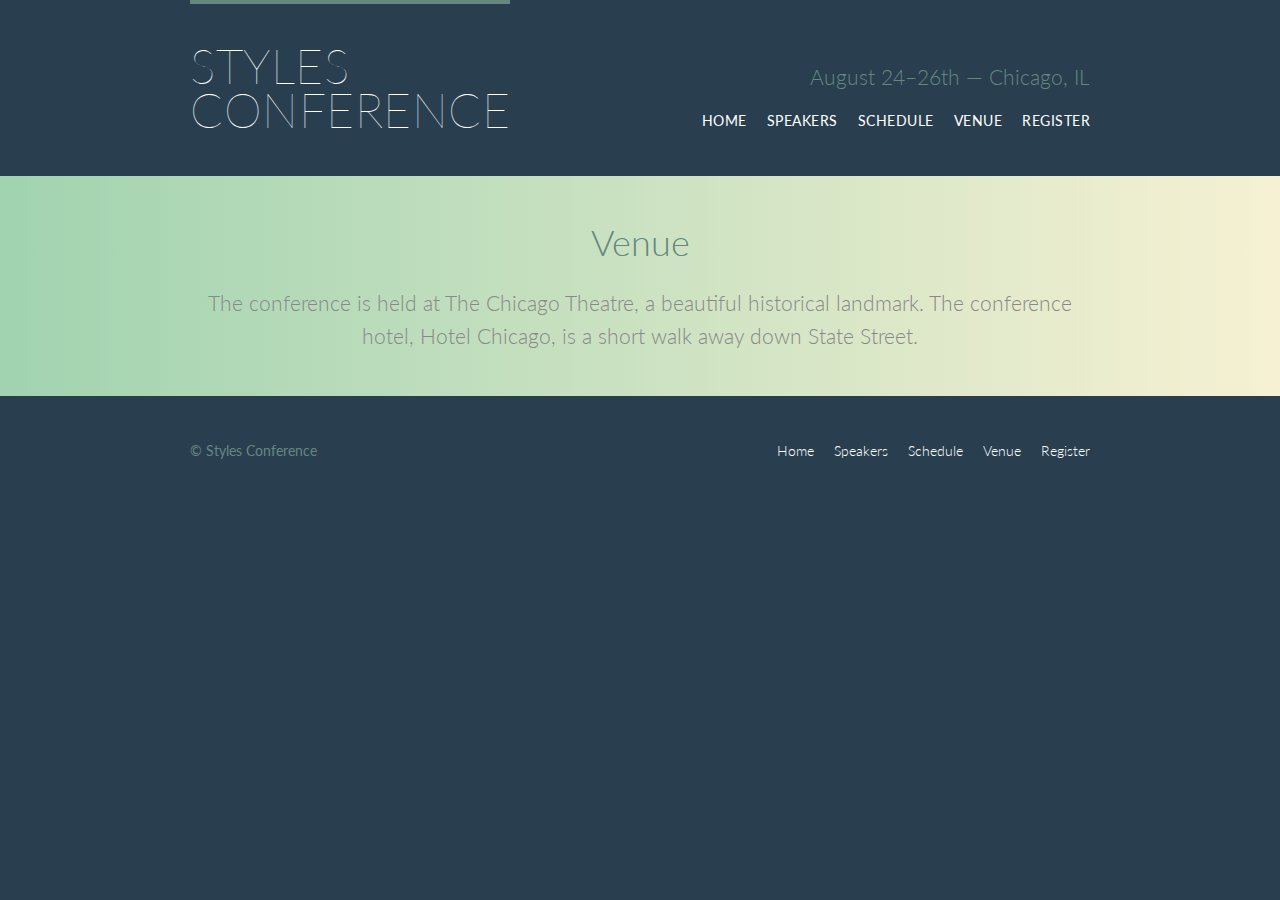
<file: creating-lists/venue.html>
<!DOCTYPE html>
<html lang="en">

  <head>
    <meta charset="utf-8">
    <title>Venue - Styles Conference</title>
    <link rel="stylesheet" href="assets/stylesheets/main.css">
    <link rel="stylesheet" href="http://fonts.googleapis.com/css?family=Lato:100,300,400">
  </head>

  <body>

    <!-- Header -->

    <header class="primary-header container group">

      <h1 class="logo">
        <a href="index.html">Styles <br> Conference</a>
      </h1>

      <h3 class="tagline">August 24&ndash;26th &mdash; Chicago, IL</h3>

      <nav class="nav primary-nav">
        <ul>
          <li><a href="index.html">Home</a></li><!--
          --><li><a href="speakers.html">Speakers</a></li><!--
          --><li><a href="schedule.html">Schedule</a></li><!--
          --><li><a href="venue.html">Venue</a></li><!--
          --><li><a href="register.html">Register</a></li>
        </ul>
      </nav>

    </header>

    <!-- Lead -->

    <section class="row-alt">
      <div class="lead container">

        <h1>Venue</h1>

        <p>The conference is held at The Chicago Theatre, a beautiful historical landmark. The conference hotel, Hotel Chicago, is a short walk away down State Street.</p>

      </div>
    </section>

    <!-- Footer -->

    <footer class="primary-footer container group">

      <small>&copy; Styles Conference</small>

      <nav class="nav">
        <ul>
          <li><a href="index.html">Home</a></li><!--
          --><li><a href="speakers.html">Speakers</a></li><!--
          --><li><a href="schedule.html">Schedule</a></li><!--
          --><li><a href="venue.html">Venue</a></li><!--
          --><li><a href="register.html">Register</a></li>
        </ul>
      </nav>

    </footer>

  </body>
</html>
</file>
<file: assets/stylesheets/main.css>
/* http://meyerweb.com/eric/tools/css/reset/
   v2.0 | 20110126
   License: none (public domain)
*/

html, body, div, span, applet, object, iframe,
h1, h2, h3, h4, h5, h6, p, blockquote, pre,
a, abbr, acronym, address, big, cite, code,
del, dfn, em, img, ins, kbd, q, s, samp,
small, strike, strong, sub, sup, tt, var,
b, u, i, center,
dl, dt, dd, ol, ul, li,
fieldset, form, label, legend,
table, caption, tbody, tfoot, thead, tr, th, td,
article, aside, canvas, details, embed,
figure, figcaption, footer, header, hgroup,
menu, nav, output, ruby, section, summary,
time, mark, audio, video {
  margin: 0;
  padding: 0;
  border: 0;
  font-size: 100%;
  font: inherit;
  vertical-align: baseline;
}
/* HTML5 display-role reset for older browsers */
article, aside, details, figcaption, figure,
footer, header, hgroup, menu, nav, section {
  display: block;
}
body {
  line-height: 1;
}
ol, ul {
  list-style: none;
}
blockquote, q {
  quotes: none;
}
blockquote:before, blockquote:after,
q:before, q:after {
  content: '';
  content: none;
}
table {
  border-collapse: collapse;
  border-spacing: 0;
}

/*
  ========================================
  Custom styles
  ========================================
*/

body {
  color: #888;
  font: 300 16px/22px "Lato", "Open Sans", "Helvetica Neue", Helvetica, Arial, sans-serif;
}

/*
  ========================================
  Grid
  ========================================
*/

*,
*:before,
*:after {
  -webkit-box-sizing: border-box;
     -moz-box-sizing: border-box;
          box-sizing: border-box;
}
.container,
.grid {
  margin: 0 auto;
  width: 960px;
}
.container {
  padding-left: 30px;
  padding-right: 30px;
}
.grid,
.col-1-3,
.col-2-3 {
  padding-left: 15px;
  padding-right: 15px;
}
.col-1-3,
.col-2-3  {
  display: inline-block;
  vertical-align: top;
}
.col-1-3 {
  width: 33.33%;
}
.col-2-3 {
  width: 66.66%;
}

/*
  ========================================
  Clearfix
  ========================================
*/

.group:before,
.group:after {
  content: "";
  display: table;
}
.group:after {
  clear: both;
}
.group {
  clear: both;
  *zoom: 1;
}

/*
  ========================================
  Typography
  ========================================
*/

h1, h2, h3, h4 {
  color: #648880;
}
h1, h3, h4, h5, p {
  margin-bottom: 22px;
}
h1 {
  font-size: 36px;
  line-height: 44px;
}
h2 {
  font-size: 24px;
  line-height: 44px;
}
h3 {
  font-size: 21px;
}
h4 {
  font-size: 18px;
}
h5 {
  color: #a9b2b9;
  font-size: 14px;
  font-weight: 400;
  text-transform: uppercase;
}
strong {
  font-weight: 400;
}
cite,
em {
  font-style: italic;
}

/*
  ========================================
  Links
  ========================================
*/

a {
  color: #648880;
  text-decoration: none;
}
a:hover {
  color: #a9b2b9;
}
p a {
  border-bottom: 1px solid #dfe2e5;
}

/*
  ========================================
  Buttons
  ========================================
*/

.btn {
  border-radius: 5px;
  color: #fff; 
  cursor: pointer; 
  display: inline-block;
  font-weight: 400; 
  letter-spacing: .5px; 
  margin: 0;
  text-transform: uppercase; 
}
.btn-alt {
  border: 1px solid #fff; 
  padding: 10px 30px;
}
.btn-alt:hover { 
  background:#fff; 
  color: #648880; 
}
/*
  ========================================
  Primary header
  ========================================
*/

.logo {
  border-top: 4px solid #648880;
  float: left;
  font-size: 48px;
  font-weight: 100;
  letter-spacing: .5px;
  line-height: 44px;
  padding: 40px 0 22px 0;
  text-transform: uppercase;
}
.tagline {
  margin: 66px 0 22px 0;
  text-align: right;
}
.primary-nav {
  font-size: 14px;
  font-weight: 400;
  letter-spacing: .5px;
  text-transform: uppercase;
}

/*
  ========================================
  Primary footer
  ========================================
*/

.primary-footer {
  color: #648880;
  font-size: 14px;
  padding-bottom: 44px;
  padding-top: 44px;
}
.primary-footer small {
  float: left;
  font-weight: 400;
}

/*
  ========================================
  Navigation
  ========================================
*/

.nav {
  text-align: right;
}
.nav li {
  display: inline-block;
  margin: 0 10px;
  vertical-align: top;
}
/*
  ========================================
  Home
  ========================================
*/

.hero {
  color: #fff; 
  line-height: 44px;
  padding: 22px 80px 66px 80px;
  text-align: center; 
  
  line-height: 44px; 
}
.hero h2 {
  font-size: 36px;
}
.hero p {
  font-size: 24px;
  font-weight: 100;
}
.teaser a:hover h3 {
  color: #a9b2b9;
}

body { 
  background:#293f50; 
  color: #888; 
  font: 300 16px/22px "lato", "Open Sans", ""
}
.row, 
.row-alt { 
  min-width: 960px; 
}

.row 
.row-alt{ 
  min-width: 960px; 
}
.row { 
  background: #fff; 
  padding: 66px 0 44px 0; 
}
.row-alt { 
  background: #cbe2cl; 
  background: -webkit-linear-gradient(to right, #ald3b0, #f6f1d3); 
  background: -moz-linear-gradient( to right, #ald3b0, #f6f13); 
  background: linear-gradient( to right, #a1d3b0, # f6f1d3); 
  padding: 44px 0 22px 0; 
}
/*
  ========================================
  Venue
  ========================================
*/

.venue-theatre {
  margin-bottom: 66px;
}
.venue-hotel {
  margin-bottom: 22px;
}
</file>
<file: creating-lists/assets/stylesheets/main.css>
/* http://meyerweb.com/eric/tools/css/reset/
   v2.0 | 20110126
   License: none (public domain)
*/

html, body, div, span, applet, object, iframe,
h1, h2, h3, h4, h5, h6, p, blockquote, pre,
a, abbr, acronym, address, big, cite, code,
del, dfn, em, img, ins, kbd, q, s, samp,
small, strike, strong, sub, sup, tt, var,
b, u, i, center,
dl, dt, dd, ol, ul, li,
fieldset, form, label, legend,
table, caption, tbody, tfoot, thead, tr, th, td,
article, aside, canvas, details, embed,
figure, figcaption, footer, header, hgroup,
menu, nav, output, ruby, section, summary,
time, mark, audio, video {
  margin: 0;
  padding: 0;
  border: 0;
  font-size: 100%;
  font: inherit;
  vertical-align: baseline;
}
/* HTML5 display-role reset for older browsers */
article, aside, details, figcaption, figure,
footer, header, hgroup, menu, nav, section {
  display: block;
}
body {
  line-height: 1;
}
ol, ul {
  list-style: none;
}
blockquote, q {
  quotes: none;
}
blockquote:before, blockquote:after,
q:before, q:after {
  content: '';
  content: none;
}
table {
  border-collapse: collapse;
  border-spacing: 0;
}

/*
  ========================================
  Custom styles
  ========================================
*/

body {
  background: #293f50;
  color: #888;
  font: 300 16px/22px "Lato", "Open Sans", "Helvetica Neue", Helvetica, Arial, sans-serif;
}

/*
  ========================================
  Grid
  ========================================
*/

*,
*:before,
*:after {
  -webkit-box-sizing: border-box;
     -moz-box-sizing: border-box;
          box-sizing: border-box;
}
.container,
.grid {
  margin: 0 auto;
  width: 960px;
}
.container {
  padding-left: 30px;
  padding-right: 30px;
}
.grid,
.col-1-3,
.col-2-3 {
  padding-left: 15px;
  padding-right: 15px;
}
.col-1-3,
.col-2-3  {
  display: inline-block;
  vertical-align: top;
}
.col-1-3 {
  width: 33.33%;
}
.col-2-3 {
  width: 66.66%;
}

/*
  ========================================
  Clearfix
  ========================================
*/

.group:before,
.group:after {
  content: "";
  display: table;
}
.group:after {
  clear: both;
}
.group {
  clear: both;
  *zoom: 1;
}

/*
  ========================================
  Rows
  ========================================
*/

.row,
.row-alt {
  min-width: 960px;
}
.row {
  background: #fff;
  padding: 66px 0 44px 0;
}
.row-alt {
  background: #cbe2c1;
  background: -webkit-linear-gradient(to right, #a1d3b0, #f6f1d3);
  background:    -moz-linear-gradient(to right, #a1d3b0, #f6f1d3);
  background:         linear-gradient(to right, #a1d3b0, #f6f1d3);
  padding: 44px 0 22px 0;
}

/*
  ========================================
  Typography
  ========================================
*/

h1, h2, h3, h4 {
  color: #648880;
}
h1, h3, h4, h5, p {
  margin-bottom: 22px;
}
h1 {
  font-size: 36px;
  line-height: 44px;
}
h2 {
  font-size: 24px;
  line-height: 44px;
}
h3 {
  font-size: 21px;
}
h4 {
  font-size: 18px;
}
h5 {
  color: #a9b2b9;
  font-size: 14px;
  font-weight: 400;
  text-transform: uppercase;
}
strong {
  font-weight: 400;
}
cite,
em {
  font-style: italic;
}

/*
  ========================================
  Leads
  ========================================
*/

.lead {
  text-align: center;
}
.lead p {
  font-size: 21px;
  line-height: 33px;
}

/*
  ========================================
  Links
  ========================================
*/

a {
  color: #648880;
  text-decoration: none;
}
a:hover {
  color: #a9b2b9;
}
p a {
  border-bottom: 1px solid #dfe2e5;
}
.primary-header a,
.primary-footer a {
  color: #fff;
}
.primary-header a:hover,
.primary-footer a:hover {
  color: #648880;
}

/*
  ========================================
  Buttons
  ========================================
*/

.btn {
  border-radius: 5px;
  color: #fff;
  cursor: pointer;
  display: inline-block;
  font-weight: 400;
  letter-spacing: .5px;
  margin: 0;
  text-transform: uppercase;
}
.btn-alt {
  border: 1px solid #fff;
  padding: 10px 30px;
}
.btn-alt:hover {
  background: #fff;
  color: #648880;
}

/*
  ========================================
  Primary header
  ========================================
*/

.logo {
  border-top: 4px solid #648880;
  float: left;
  font-size: 48px;
  font-weight: 100;
  letter-spacing: .5px;
  line-height: 44px;
  padding: 40px 0 22px 0;
  text-transform: uppercase;
}
.tagline {
  margin: 66px 0 22px 0;
  text-align: right;
}
.primary-nav {
  font-size: 14px;
  font-weight: 400;
  letter-spacing: .5px;
  text-transform: uppercase;
}

/*
  ========================================
  Primary footer
  ========================================
*/

.primary-footer {
  color: #648880;
  font-size: 14px;
  padding-bottom: 44px;
  padding-top: 44px;
}
.primary-footer small {
  float: left;
  font-weight: 400;
}

/*
  ========================================
  Navigation
  ========================================
*/

.nav {
  text-align: right;
}
.nav li {
  display: inline-block;
  margin: 0 10px;
  vertical-align: top;
}
.nav li:last-child {
  margin-right: 0;
}

/*
  ========================================
  Home
  ========================================
*/

.hero {
  color: #fff;
  line-height: 44px;
  padding: 22px 80px 66px 80px;
  text-align: center;
}
.hero h2 {
  font-size: 36px;
}
.hero p {
  font-size: 24px;
  font-weight: 100;
}
.teaser a:hover h3 {
  color: #a9b2b9;
}

/*
  ========================================
  Speakers
  ========================================
*/

.speaker {
  margin-bottom: 44px;
}
.speaker-info {
  border: 1px solid #dfe2e5;
  border-radius: 5px;
  margin-top: 88px;
  padding: 22px 0;
  text-align: center;
}
</file>
